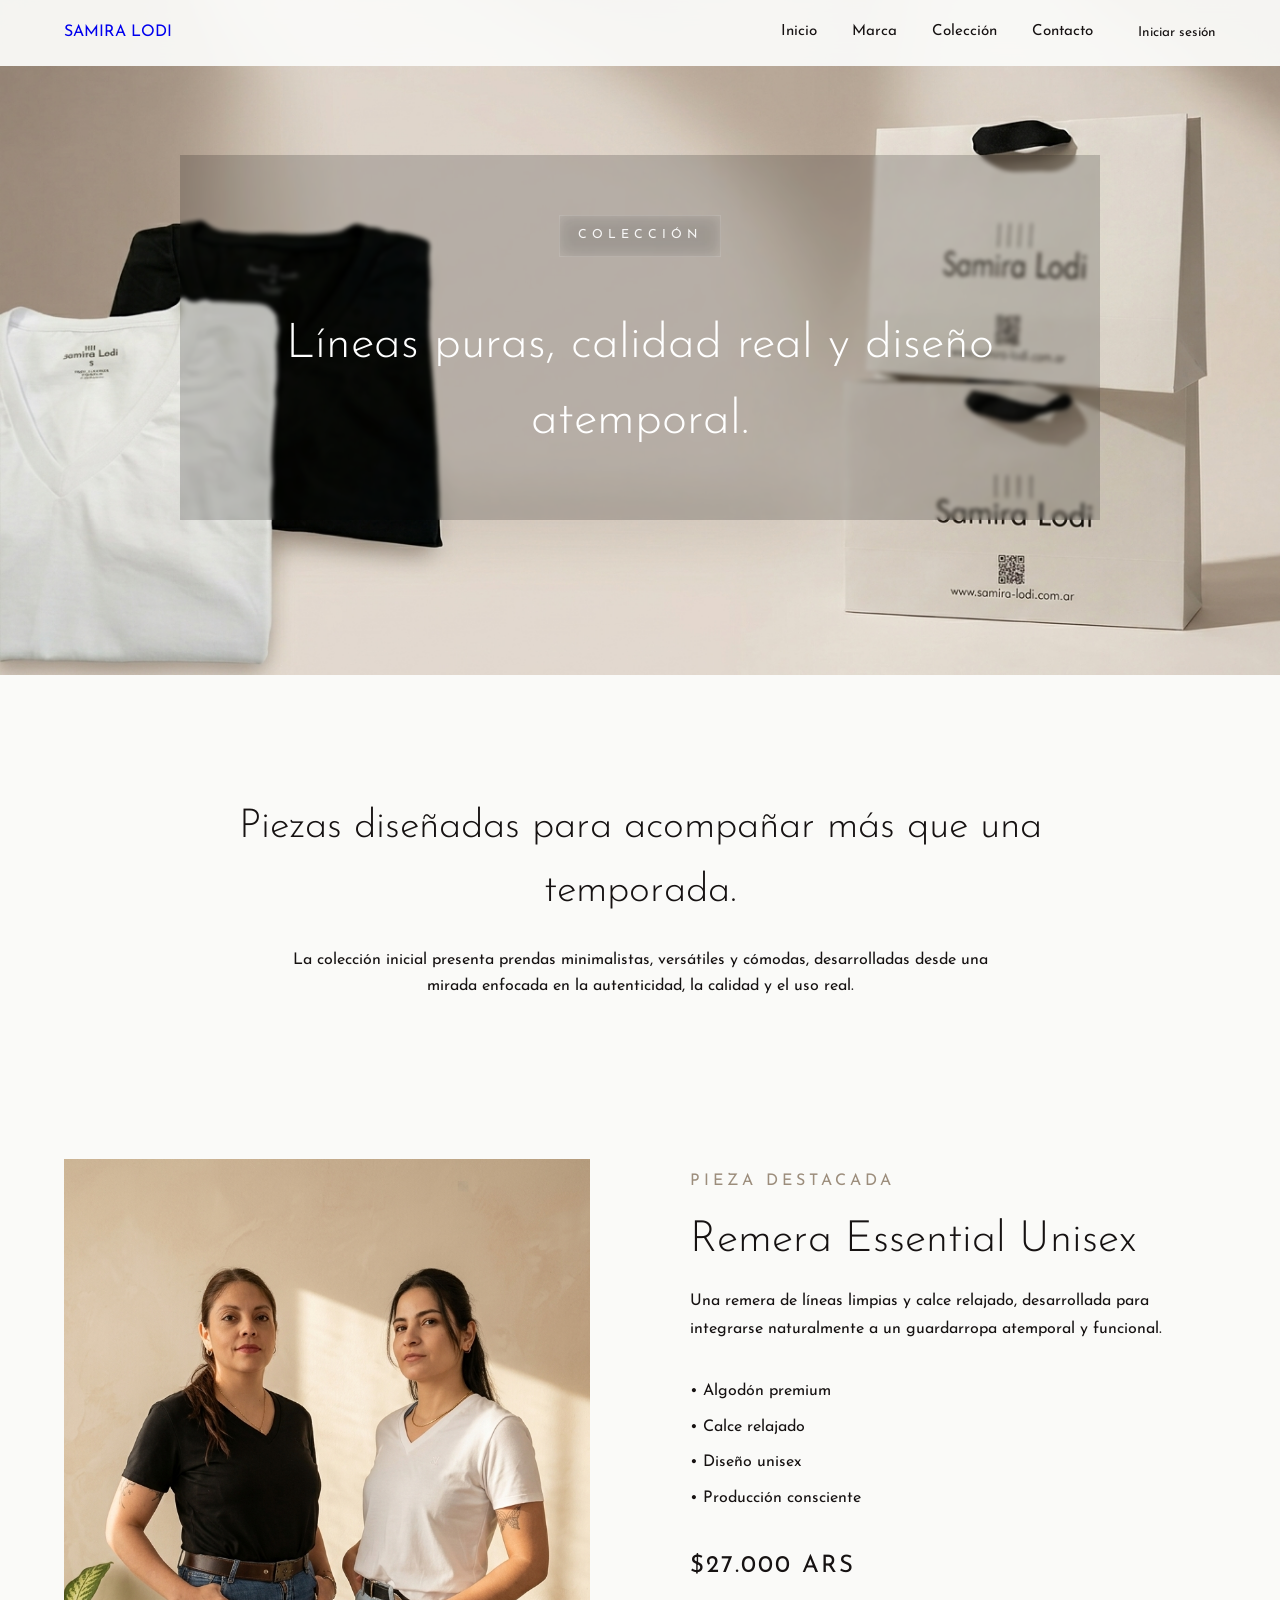
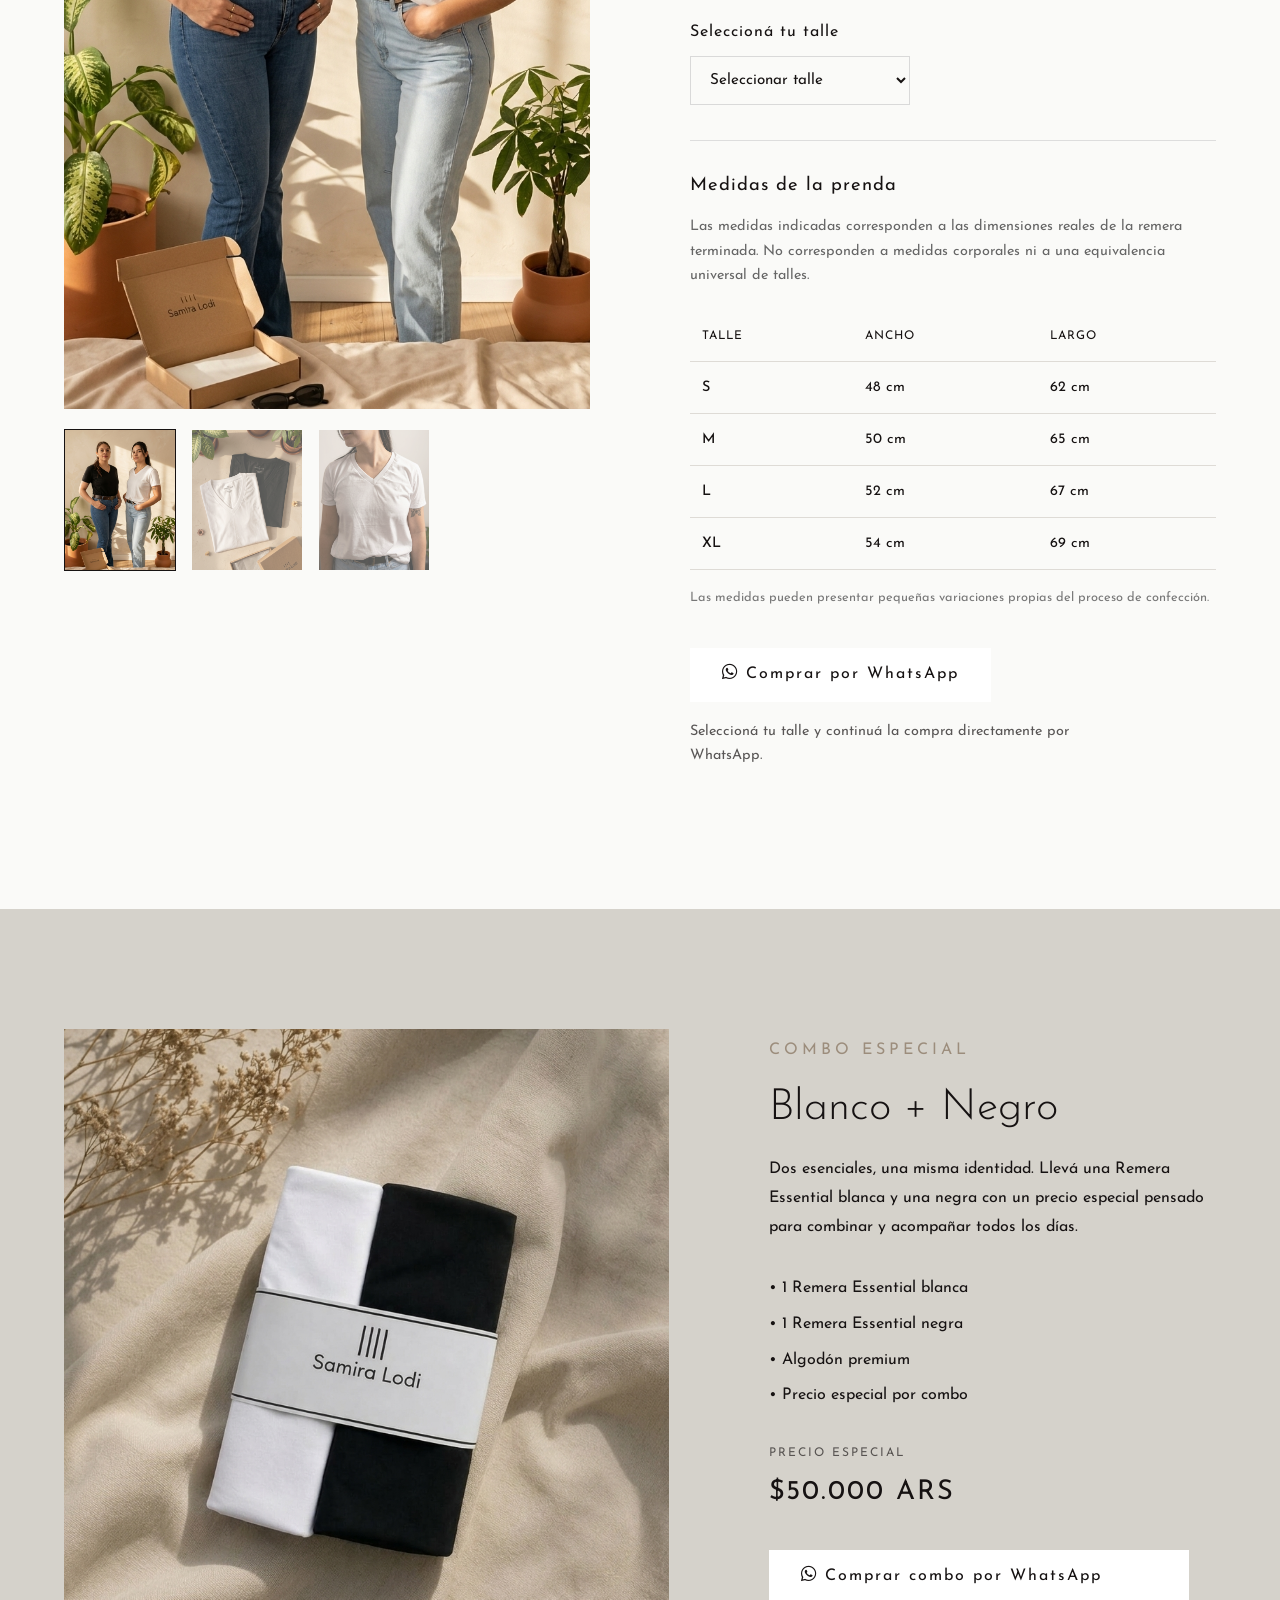
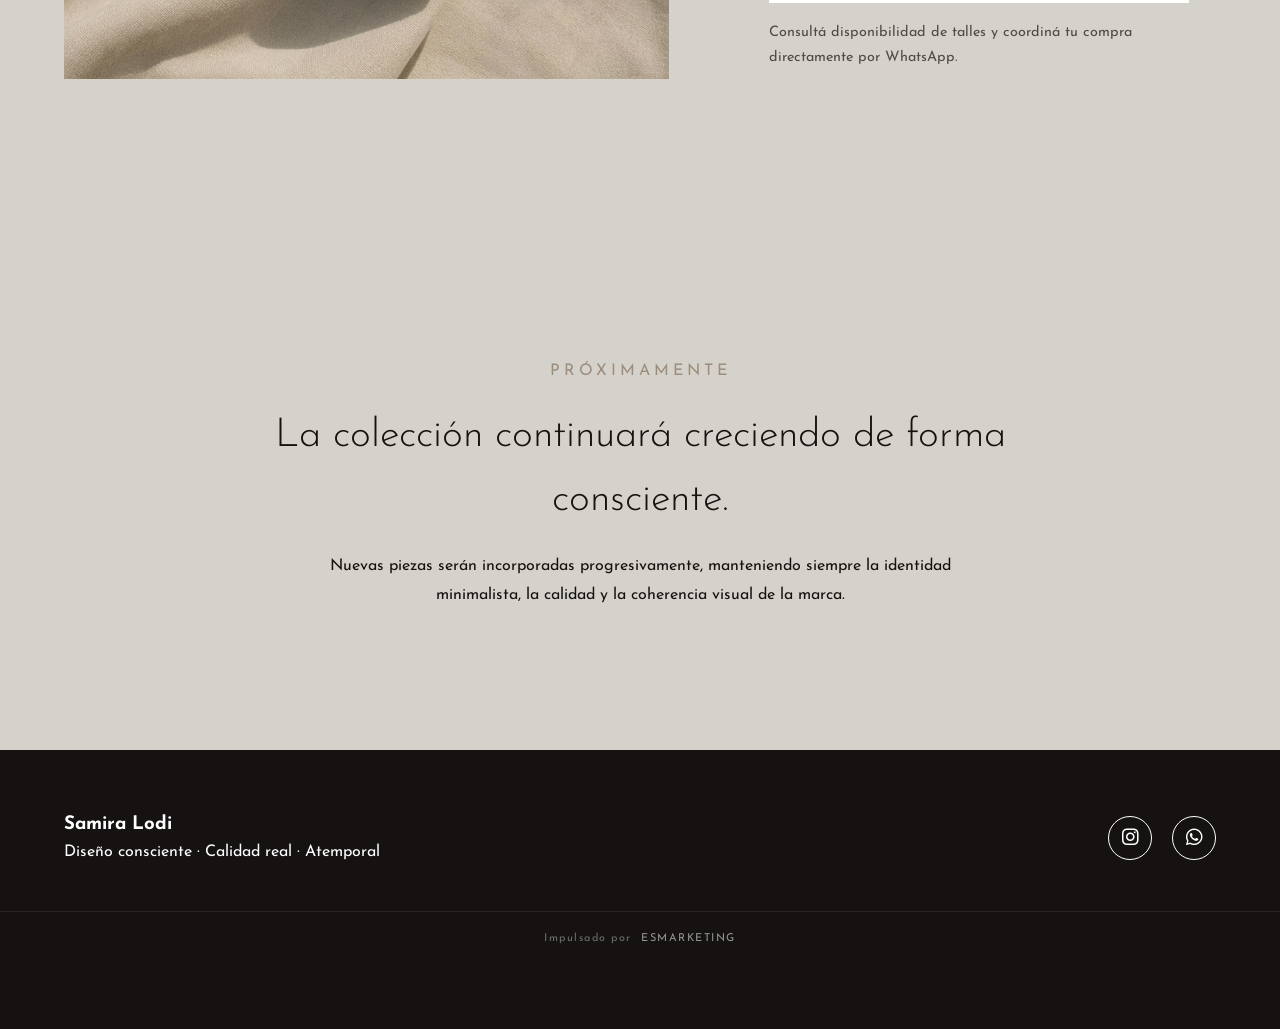
<file: coleccion.html>
<!DOCTYPE html>
<html lang="es">

<head>

  <meta charset="UTF-8">
  <meta name="viewport" content="width=device-width, initial-scale=1.0">

  <title>Colección | Samira Lodi</title>

  <link rel="preconnect" href="https://fonts.googleapis.com">
  <link rel="preconnect" href="https://fonts.gstatic.com" crossorigin>

  <link
    href="https://fonts.googleapis.com/css2?family=Josefin+Sans:wght@300;400;500;600&display=swap"
    rel="stylesheet"
  >

  <link
    rel="stylesheet"
    href="https://cdnjs.cloudflare.com/ajax/libs/font-awesome/6.5.0/css/all.min.css"
  >

  <link rel="stylesheet" href="css/coleccion.css?v=1.0.8">
  <link rel="stylesheet" href="css/style.css?v=1.0.8">

  <!-- Evita que el navegador conserve versiones antiguas -->

  <meta http-equiv="Cache-Control" content="no-cache, no-store, must-revalidate">
  <meta http-equiv="Pragma" content="no-cache">
  <meta http-equiv="Expires" content="0">

</head>


<body>


<div id="header"></div>


<!-- =====================================================
     HERO
===================================================== -->

<section class="collection-hero">

  <div class="collection-overlay">

    <span class="subtitlecole">
      COLECCIÓN
    </span>

    <h1>
      Líneas puras, calidad real y diseño atemporal.
    </h1>

  </div>

</section>


<!-- =====================================================
     INTRODUCCIÓN
===================================================== -->

<section class="collection-intro">

  <div class="container">

    <div class="collection-text">

      <h2>
        Piezas diseñadas para acompañar más que una temporada.
      </h2>

      <p>
        La colección inicial presenta prendas minimalistas,
        versátiles y cómodas, desarrolladas desde una mirada
        enfocada en la autenticidad, la calidad y el uso real.
      </p>

    </div>

  </div>

</section>


<!-- =====================================================
     PRODUCTO INDIVIDUAL
===================================================== -->

<section class="product-section">

  <div class="container">

    <div class="product-grid">


      <!-- GALERÍA -->

      <div class="product-gallery">

        <div class="main-product-image">

          <img
            id="main-image"
            src="./assets/remera-main.webp"
            alt="Remera Essential Unisex Samira Lodi"
          >

        </div>


        <div class="thumbnail-gallery">

          <button
            type="button"
            class="thumbnail active-thumb"
            onclick="changeImage(this)"
          >

            <img
              src="./assets/remera-main.webp"
              alt="Vista principal de la remera"
            >

          </button>


          <button
            type="button"
            class="thumbnail"
            onclick="changeImage(this)"
          >

            <img
              src="./assets/remera-fold.webp"
              alt="Remera doblada"
            >

          </button>


          <button
            type="button"
            class="thumbnail"
            onclick="changeImage(this)"
          >

            <img
              src="./assets/remera-detail.webp"
              alt="Detalle del algodón"
            >

          </button>

        </div>

      </div>


      <!-- INFORMACIÓN DEL PRODUCTO -->

      <div class="product-info">

        <span class="subtitle">
          PIEZA DESTACADA
        </span>

        <h2>
          Remera Essential Unisex
        </h2>

        <p class="product-description">
          Una remera de líneas limpias y calce relajado,
          desarrollada para integrarse naturalmente a un
          guardarropa atemporal y funcional.
        </p>


        <div class="product-details">

          <p>• Algodón premium</p>

          <p>• Calce relajado</p>

          <p>• Diseño unisex</p>

          <p>• Producción consciente</p>

        </div>


        <!-- PRECIO -->

        <div class="product-price">
          $27.000 ARS
        </div>


        <!-- TALLES -->

        <div class="size-selector">

          <label for="size">
            Seleccioná tu talle
          </label>

          <select id="size">

            <option value="">
              Seleccionar talle
            </option>

            <option value="S">
              S
            </option>

            <option value="M">
              M
            </option>

            <option value="L">
              L
            </option>

            <option value="XL">
              XL
            </option>

          </select>

        </div>


        <!-- TABLA DE MEDIDAS -->

        <div class="size-guide">

          <h3>
            Medidas de la prenda
          </h3>

          <p class="size-guide-intro">
            Las medidas indicadas corresponden a las dimensiones
            reales de la remera terminada. No corresponden a
            medidas corporales ni a una equivalencia universal
            de talles.
          </p>


          <div class="size-table-wrapper">

            <table class="size-table">

              <thead>

                <tr>

                  <th>
                    Talle
                  </th>

                  <th>
                    Ancho
                  </th>

                  <th>
                    Largo
                  </th>

                </tr>

              </thead>


              <tbody>

                <tr>

                  <td>S</td>

                  <td>48 cm</td>

                  <td>62 cm</td>

                </tr>


                <tr>

                  <td>M</td>

                  <td>50 cm</td>

                  <td>65 cm</td>

                </tr>


                <tr>

                  <td>L</td>

                  <td>52 cm</td>

                  <td>67 cm</td>

                </tr>


                <tr>

                  <td>XL</td>

                  <td>54 cm</td>

                  <td>69 cm</td>

                </tr>

              </tbody>

            </table>

          </div>


          <p class="measurement-note">
            Las medidas pueden presentar pequeñas variaciones
            propias del proceso de confección.
          </p>

        </div>


        <!-- BOTÓN WHATSAPP -->

        <a
          href="#"
          id="whatsapp-buy"
          class="btn product-btn"
        >

          <i class="fa-brands fa-whatsapp"></i>

          Comprar por WhatsApp

        </a>


        <p class="purchase-note">

          Seleccioná tu talle y continuá la compra directamente
          por WhatsApp.

        </p>

      </div>

    </div>

  </div>

</section>


<!-- =====================================================
     COMBO ESPECIAL
===================================================== -->

<section class="combo-section">

  <div class="container">

    <div class="combo-grid">


      <!-- IMAGEN DEL COMBO -->

      <div class="combo-image">

        <img
          src="./assets/combo-blanco-negro.webp"
          alt="Combo especial Remera Essential blanca y negra"
        >

      </div>


      <!-- INFORMACIÓN DEL COMBO -->

      <div class="combo-info">

        <span class="subtitle">
          COMBO ESPECIAL
        </span>

        <h2>
          Blanco + Negro
        </h2>

        <p class="combo-description">
          Dos esenciales, una misma identidad.
          Llevá una Remera Essential blanca y una negra
          con un precio especial pensado para combinar
          y acompañar todos los días.
        </p>


        <div class="combo-details">

          <p>
            • 1 Remera Essential blanca
          </p>

          <p>
            • 1 Remera Essential negra
          </p>

          <p>
            • Algodón premium
          </p>

          <p>
            • Precio especial por combo
          </p>

        </div>


        <!-- PRECIO COMBO -->

        <div class="combo-price-label">
          PRECIO ESPECIAL
        </div>

        <div class="combo-price">
          $50.000 ARS
        </div>


        <!-- BOTÓN COMBO -->

        <a
          href="#"
          id="whatsapp-combo"
          class="btn product-btn combo-btn"
        >

          <i class="fa-brands fa-whatsapp"></i>

          Comprar combo por WhatsApp

        </a>


        <p class="purchase-note">
          Consultá disponibilidad de talles y coordiná tu compra
          directamente por WhatsApp.
        </p>

      </div>

    </div>

  </div>

</section>


<!-- =====================================================
     PRÓXIMAMENTE
===================================================== -->

<section class="future-section">

  <div class="container">

    <div class="future-box">

      <span class="subtitle">
        PRÓXIMAMENTE
      </span>

      <h2>
        La colección continuará creciendo de forma consciente.
      </h2>

      <p>
        Nuevas piezas serán incorporadas progresivamente,
        manteniendo siempre la identidad minimalista,
        la calidad y la coherencia visual de la marca.
      </p>

    </div>

  </div>

</section>


<div id="footer"></div>


<!-- =====================================================
     GALERÍA + WHATSAPP
===================================================== -->

<script>

  /* =====================================================
     GALERÍA
  ===================================================== */

  function changeImage(button) {

    const image = button.querySelector('img');

    document.getElementById('main-image').src = image.src;

    document
      .querySelectorAll('.thumbnail')
      .forEach(item => {

        item.classList.remove('active-thumb');

      });

    button.classList.add('active-thumb');

  }


  /* =====================================================
     WHATSAPP
  ===================================================== */

  const whatsappNumber = '5493704694822';


  /* =====================================================
     COMPRA REMERA INDIVIDUAL
  ===================================================== */

  const sizeSelector =
    document.getElementById('size');

  const whatsappButton =
    document.getElementById('whatsapp-buy');


  whatsappButton.addEventListener('click', function(event) {

    event.preventDefault();


    const selectedSize =
      sizeSelector.value;


    if (!selectedSize) {

      alert(
        'Por favor, seleccioná un talle antes de continuar.'
      );

      sizeSelector.focus();

      return;

    }


    const product =
      'Remera Essential Unisex';


    const message =
`Hola, quiero comprar este producto:

Producto: ${product}
Talle: ${selectedSize}

Quisiera recibir información para completar la compra.`;


    const whatsappURL =
      `https://wa.me/${whatsappNumber}?text=${encodeURIComponent(message)}`;


    window.open(
      whatsappURL,
      '_blank'
    );

  });


  /* =====================================================
     COMPRA COMBO
  ===================================================== */

  const comboButton =
    document.getElementById('whatsapp-combo');


  comboButton.addEventListener('click', function(event) {

    event.preventDefault();


    const message =
`Hola, quiero consultar por el Combo Especial:

Combo: Remera Essential blanca + Remera Essential negra
Precio especial: $50.000 ARS

Quisiera consultar disponibilidad de talles y completar la compra.`;


    const whatsappURL =
      `https://wa.me/${whatsappNumber}?text=${encodeURIComponent(message)}`;


    window.open(
      whatsappURL,
      '_blank'
    );

  });

</script>


<script src="js/header.js?v=1.0.8"></script>
<script src="js/footer.js?v=1.0.8"></script>
<script src="js/main.js?v=1.0.8"></script>


</body>

</html>
</file>
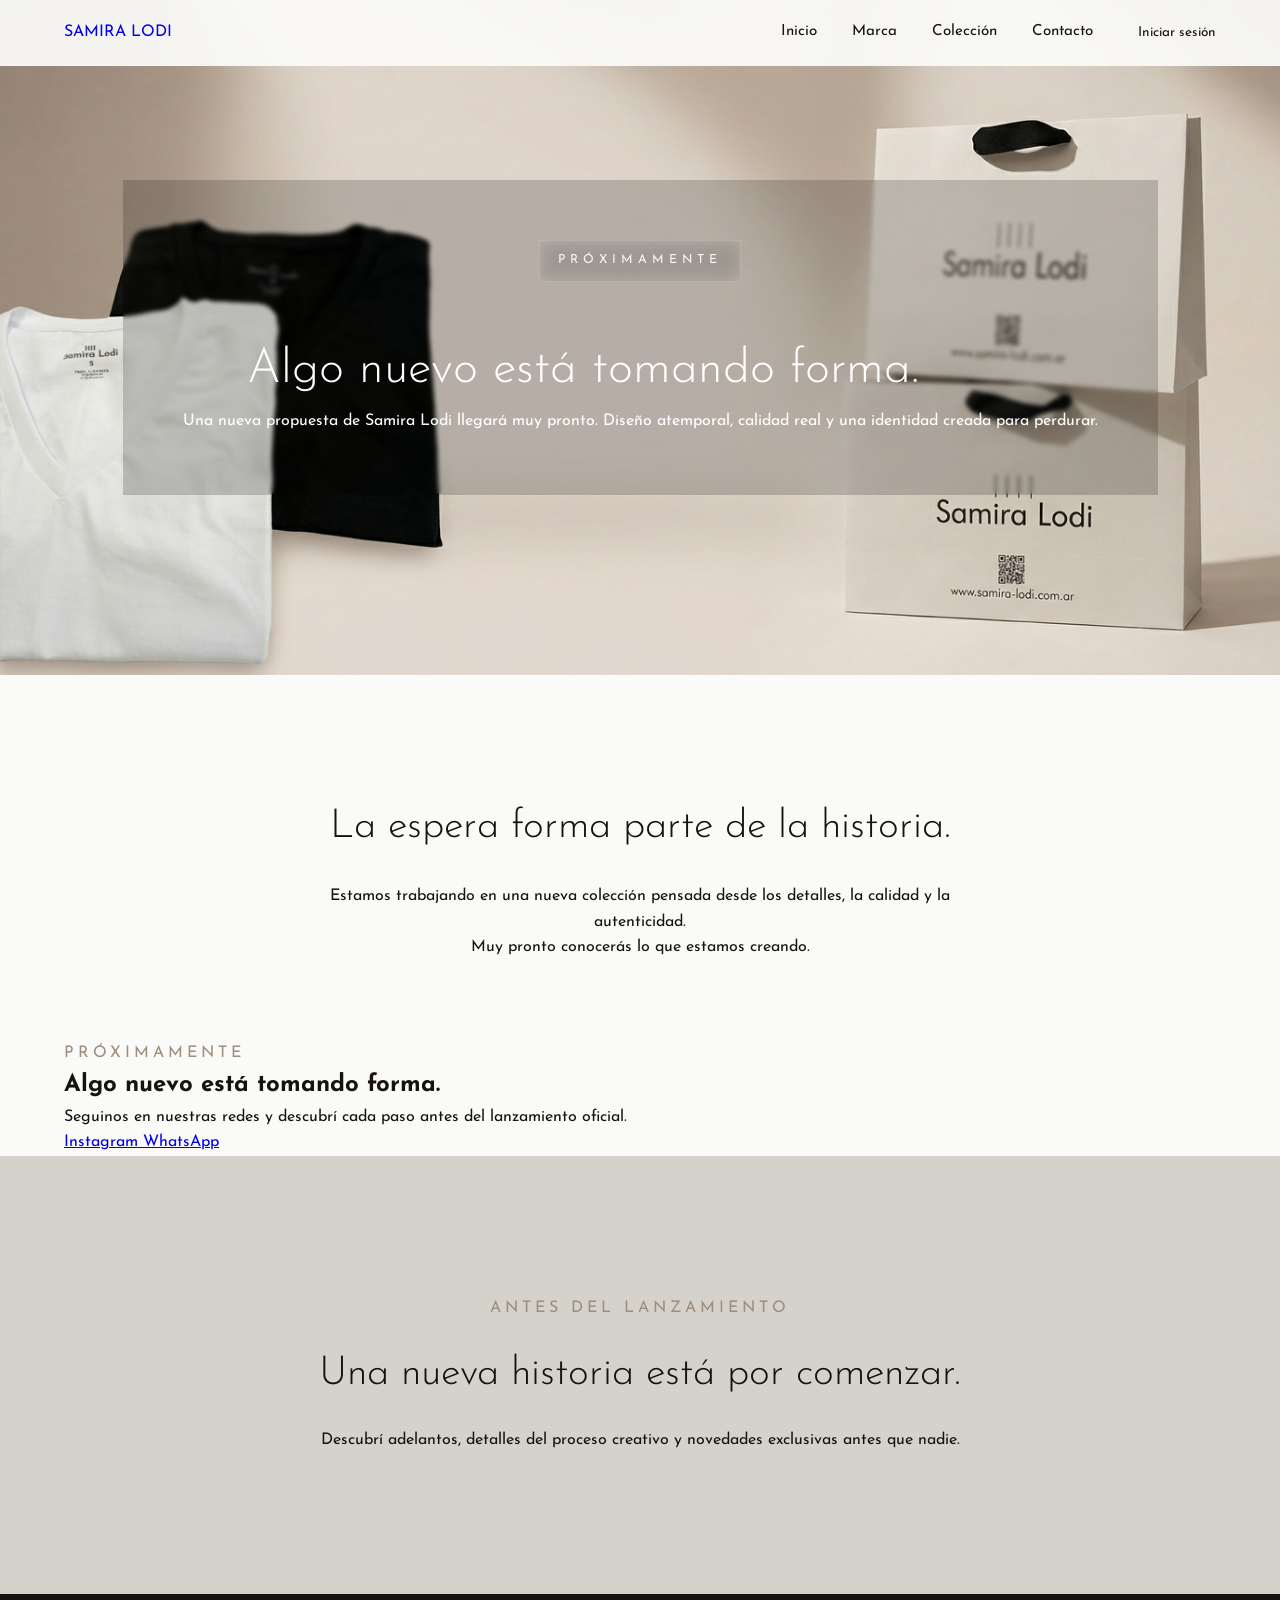
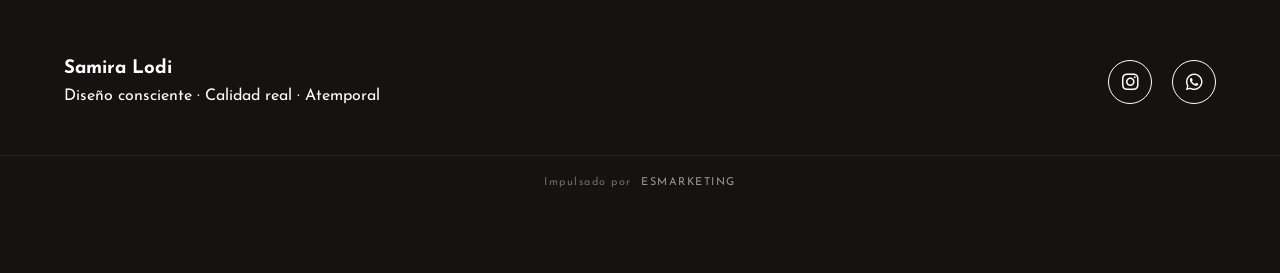
<file: coleccion444.html>
<!DOCTYPE html>
<html lang="es">

<head>
  <meta charset="UTF-8">
  <meta name="viewport" content="width=device-width, initial-scale=1.0">

  <title>Colección | Samira Lodi</title>

  <link rel="preconnect" href="https://fonts.googleapis.com">
  <link rel="preconnect" href="https://fonts.gstatic.com" crossorigin>

  <link href="https://fonts.googleapis.com/css2?family=Josefin+Sans:wght@300;400;500;600&display=swap" rel="stylesheet">
<link rel="stylesheet" href="https://cdnjs.cloudflare.com/ajax/libs/font-awesome/6.5.0/css/all.min.css">
  <link rel="stylesheet" href="css/coleccion.css?v=1.0.8">
<link rel="stylesheet" href="css/style.css?v=1.0.8">
  <meta http-equiv="Cache-Control" content="no-cache, no-store, must-revalidate">
<meta http-equiv="Pragma" content="no-cache">
<meta http-equiv="Expires" content="0">
  
</head>

<script>

function changeImage(element){

  document.getElementById('main-image').src = element.src;

  document.querySelectorAll('.thumbnail-gallery img')
    .forEach(img => img.classList.remove('active-thumb'));

  element.classList.add('active-thumb');
}

</script>

<body>


  <body>

<div id="header"></div>

<!-- HERO -->

<section class="collection-hero">

  <div class="collection-overlay">

    <span class="subtitlecole">PRÓXIMAMENTE</span>

    <h1>
      Algo nuevo está tomando forma.
    </h1>

    <p class="hero-text">
      Una nueva propuesta de Samira Lodi llegará muy pronto.
      Diseño atemporal, calidad real y una identidad creada para perdurar.
    </p>

  </div>

</section>

<!-- INTRO -->

<section class="collection-intro">

  <div class="container">

    <div class="collection-text">

      <h2>
        La espera forma parte de la historia.
      </h2>

      <p>
        Estamos trabajando en una nueva colección pensada desde los detalles,
        la calidad y la autenticidad.
      </p>

      <p>
        Muy pronto conocerás lo que estamos creando.
      </p>

    </div>

  </div>

</section>

<!-- COMING SOON -->

<section class="coming-soon-section">

  <div class="container">

    <div class="coming-soon-box">

      <span class="subtitle">
        PRÓXIMAMENTE
      </span>

      <h2>
        Algo nuevo está tomando forma.
      </h2>

      <p>
        Seguinos en nuestras redes y descubrí cada paso
        antes del lanzamiento oficial.
      </p>

     <div class="social-links-launch">

  <a href="https://instagram.com/samira_lodi" target="_blank">
    Instagram
  </a>

  <a href="https://wa.me/5493704694822" target="_blank">
    WhatsApp
  </a>

</div>

    </div>

  </div>

</section>

<!-- FINAL -->

<section class="future-section">

  <div class="container">

    <div class="future-box">

      <span class="subtitle">
        ANTES DEL LANZAMIENTO
      </span>

      <h2>
        Una nueva historia está por comenzar.
      </h2>

      <p>
        Descubrí adelantos, detalles del proceso creativo y novedades
        exclusivas antes que nadie.
      </p>

    </div>

  </div>

</section>

<div id="footer"></div>

<script src="js/header.js"></script>
<script src="js/footer.js"></script>
<script src="js/main.js"></script>

</body>

</section>

<div id="footer"></div>

<script src="js/header.js?v=1.0.8"></script>
<script src="js/footer.js?v=1.0.8"></script>
<script src="js/main.js?v=1.0.8"></script>

</body>
</html>
</file>
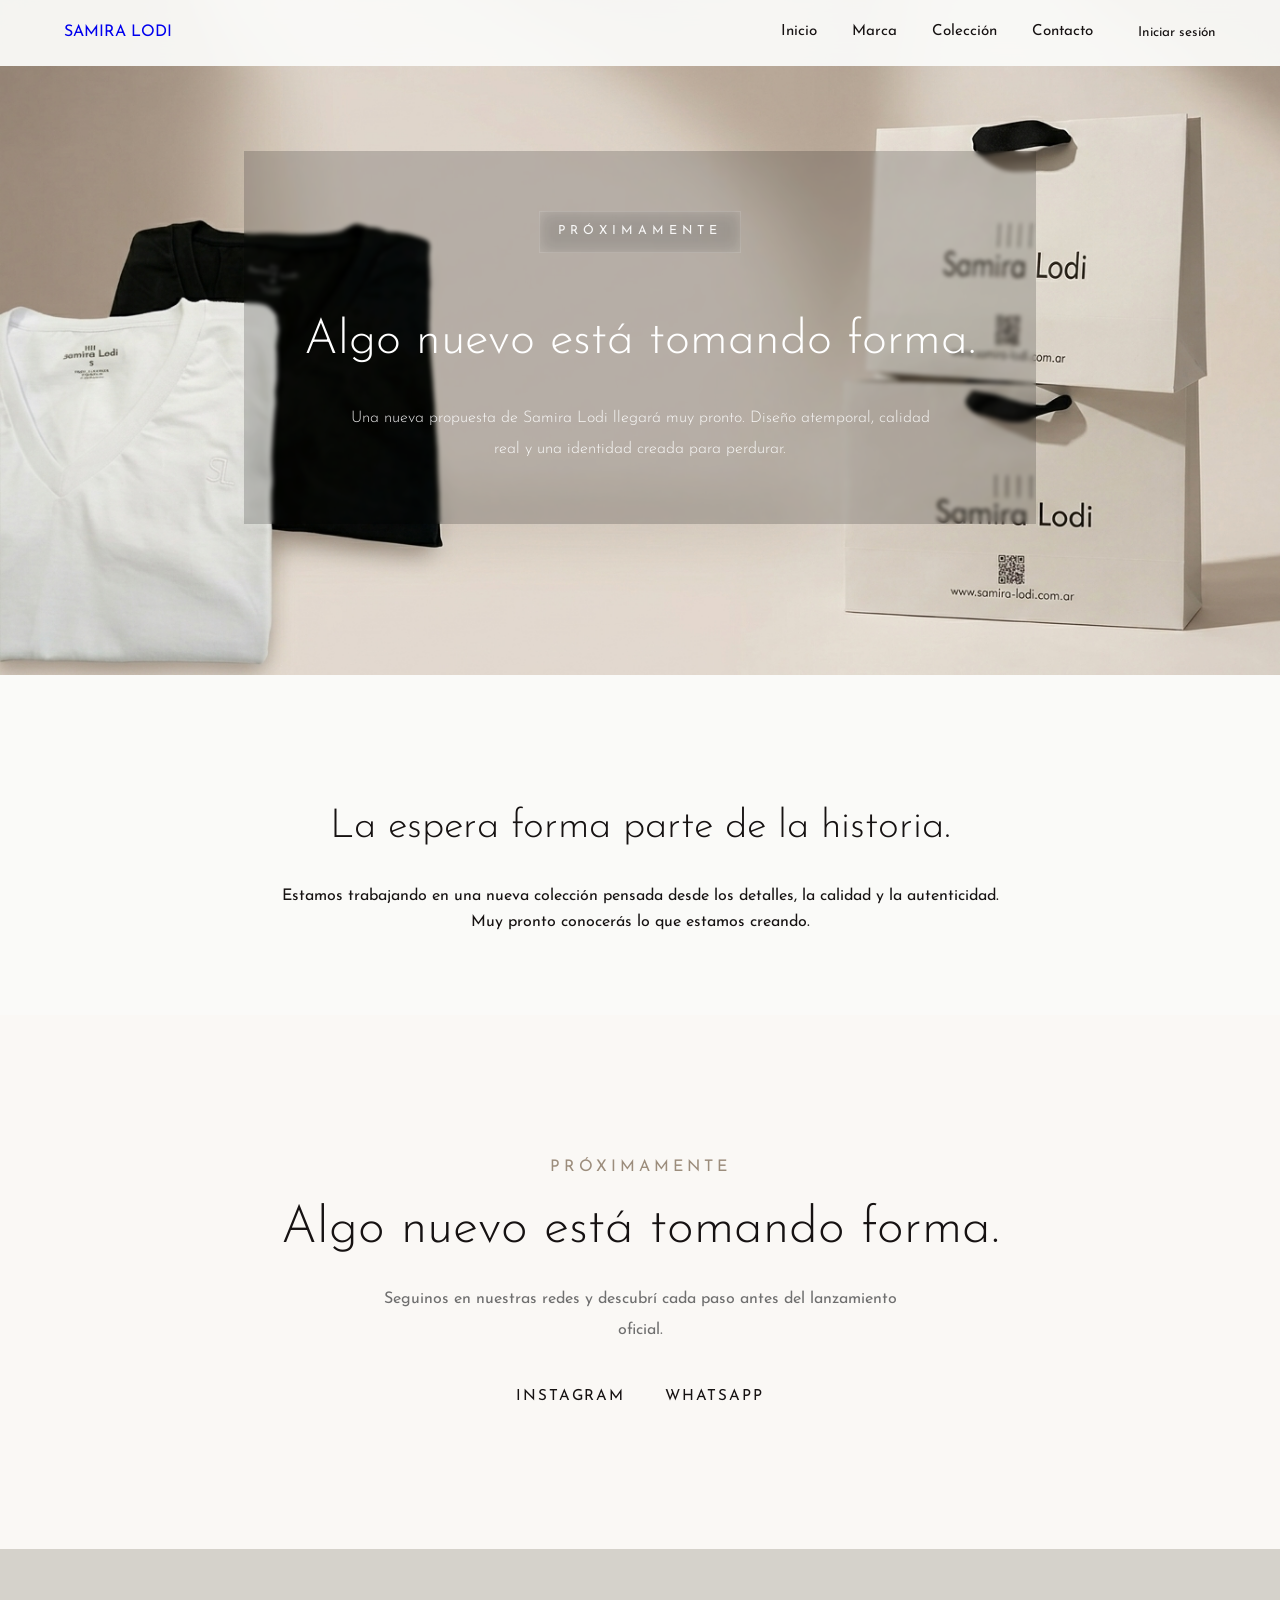
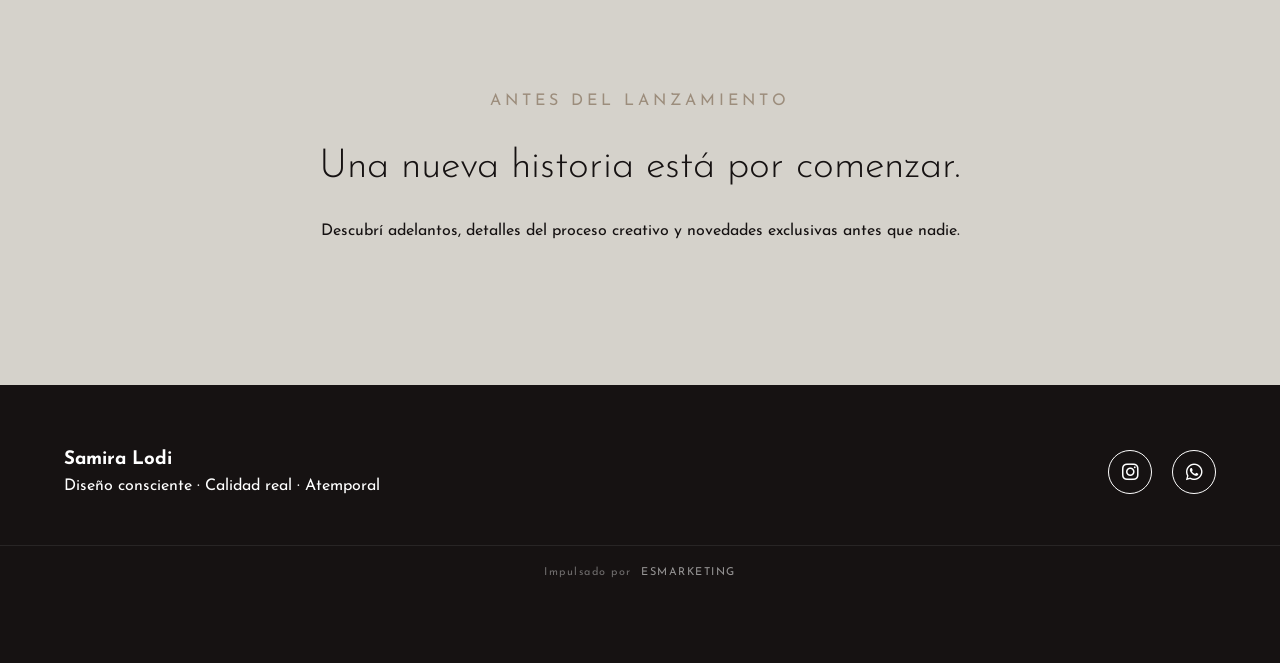
<file: coleccioncopy.html>
<!DOCTYPE html>
<html lang="es">

<head>
  <meta charset="UTF-8">
  <meta name="viewport" content="width=device-width, initial-scale=1.0">

  <title>Colección | Samira Lodi</title>

  <link rel="preconnect" href="https://fonts.googleapis.com">
  <link rel="preconnect" href="https://fonts.gstatic.com" crossorigin>

  <link href="https://fonts.googleapis.com/css2?family=Josefin+Sans:wght@300;400;500;600&display=swap" rel="stylesheet">
<link rel="stylesheet" href="https://cdnjs.cloudflare.com/ajax/libs/font-awesome/6.5.0/css/all.min.css">
  <link rel="stylesheet" href="css/coleccioncopy.css?v=1.0.3">
<link rel="stylesheet" href="css/style.css?v=1.0.2">
  <meta http-equiv="Cache-Control" content="no-cache, no-store, must-revalidate">
<meta http-equiv="Pragma" content="no-cache">
<meta http-equiv="Expires" content="0">
  
</head>

<script>

function changeImage(element){

  document.getElementById('main-image').src = element.src;

  document.querySelectorAll('.thumbnail-gallery img')
    .forEach(img => img.classList.remove('active-thumb'));

  element.classList.add('active-thumb');
}

</script>

<body>


  <body>

<div id="header"></div>

<!-- HERO -->

<section class="collection-hero">

  <div class="collection-overlay">

    <span class="subtitlecole">PRÓXIMAMENTE</span>

    <h1>
      Algo nuevo está tomando forma.
    </h1>

    <p class="hero-text">
      Una nueva propuesta de Samira Lodi llegará muy pronto.
      Diseño atemporal, calidad real y una identidad creada para perdurar.
    </p>

  </div>

</section>

<!-- INTRO -->

<section class="collection-intro">

  <div class="container">

    <div class="collection-text">

      <h2>
        La espera forma parte de la historia.
      </h2>

      <p>
        Estamos trabajando en una nueva colección pensada desde los detalles,
        la calidad y la autenticidad.
      </p>

      <p>
        Muy pronto conocerás lo que estamos creando.
      </p>

    </div>

  </div>

</section>

<!-- COMING SOON -->

<section class="coming-soon-section">

  <div class="container">

    <div class="coming-soon-box">

      <span class="subtitle">
        PRÓXIMAMENTE
      </span>

      <h2>
        Algo nuevo está tomando forma.
      </h2>

      <p>
        Seguinos en nuestras redes y descubrí cada paso
        antes del lanzamiento oficial.
      </p>

     <div class="social-links-launch">

  <a href="https://instagram.com/samira_lodi" target="_blank">
    Instagram
  </a>

  <a href="https://wa.me/5493704694822" target="_blank">
    WhatsApp
  </a>

</div>

    </div>

  </div>

</section>

<!-- FINAL -->

<section class="future-section">

  <div class="container">

    <div class="future-box">

      <span class="subtitle">
        ANTES DEL LANZAMIENTO
      </span>

      <h2>
        Una nueva historia está por comenzar.
      </h2>

      <p>
        Descubrí adelantos, detalles del proceso creativo y novedades
        exclusivas antes que nadie.
      </p>

    </div>

  </div>

</section>

<div id="footer"></div>

<script src="js/header.js"></script>
<script src="js/footer.js"></script>
<script src="js/main.js"></script>

</body>

</section>

<div id="footer"></div>

<script src="js/header.js?v=1.0.1"></script>
<script src="js/footer.js?v=1.0.1"></script>
<script src="js/main.js?v=1.0.1"></script>

</body>
</html>
</file>
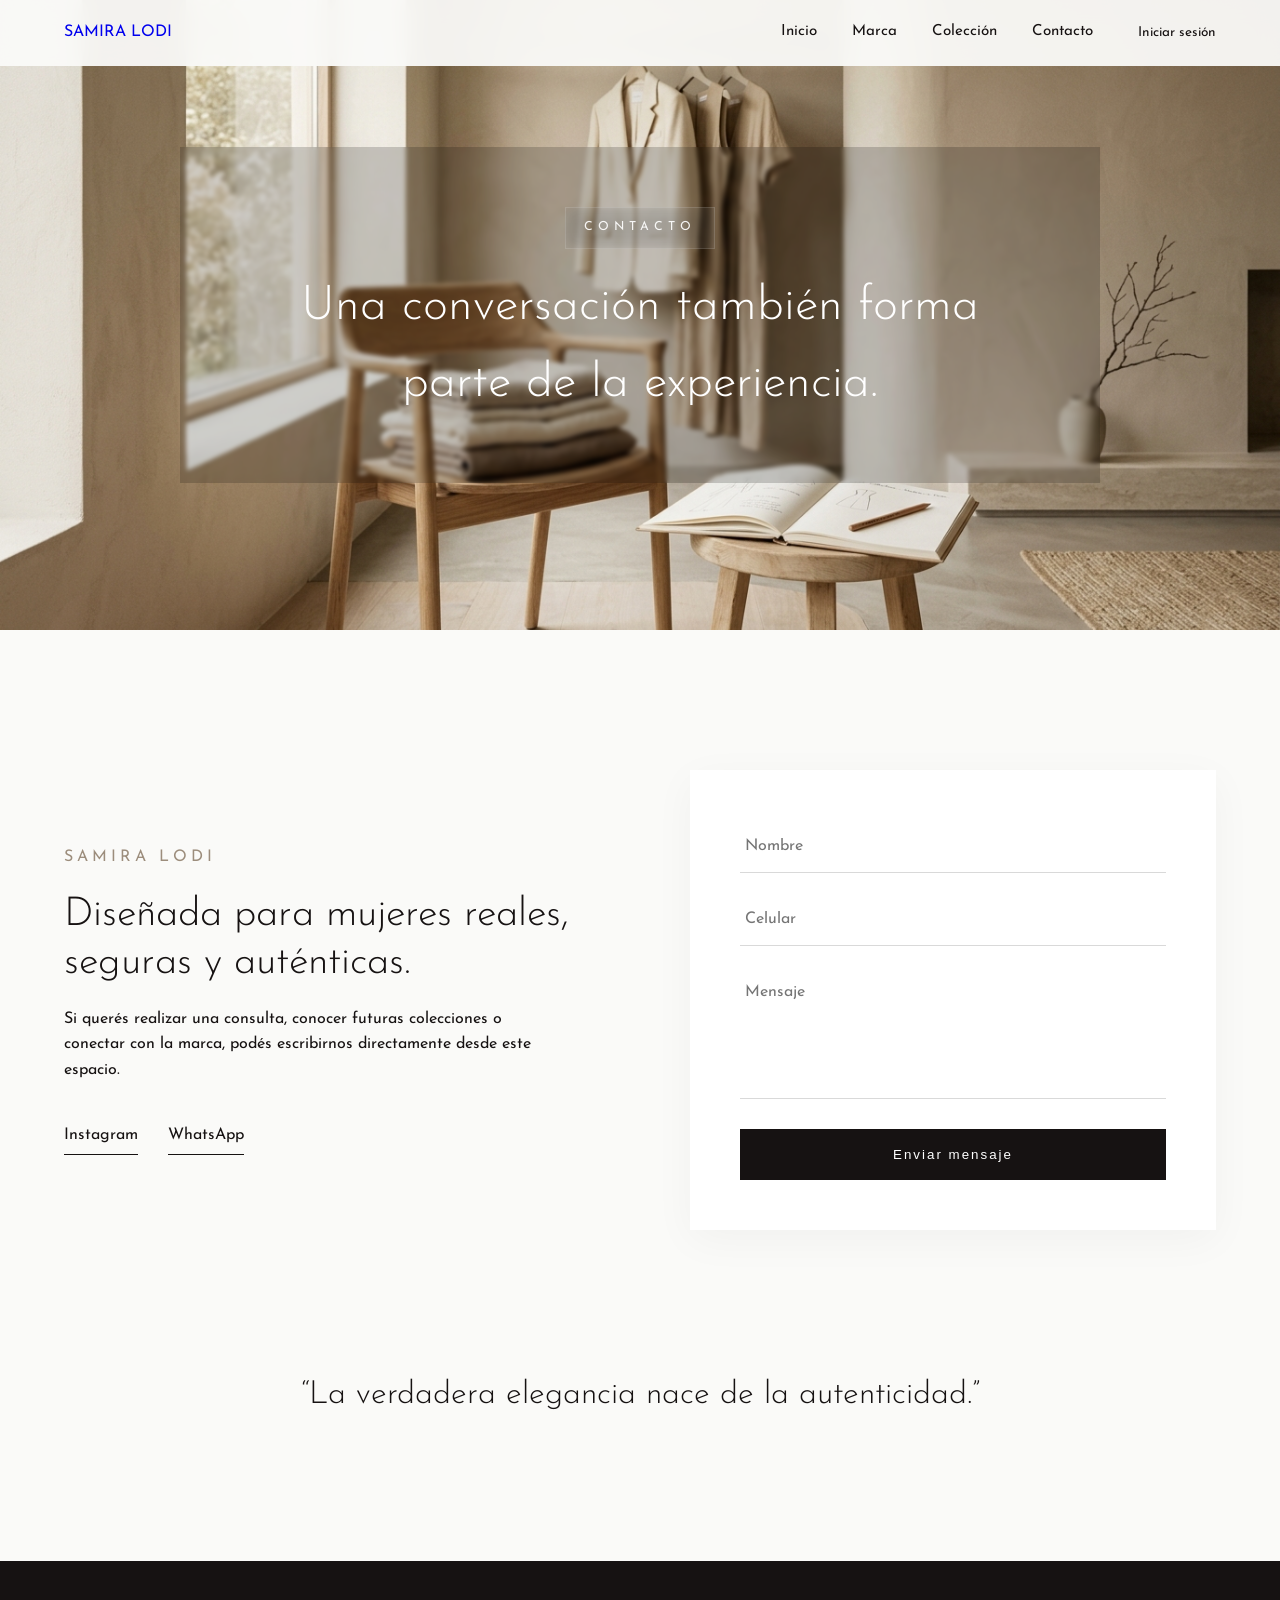
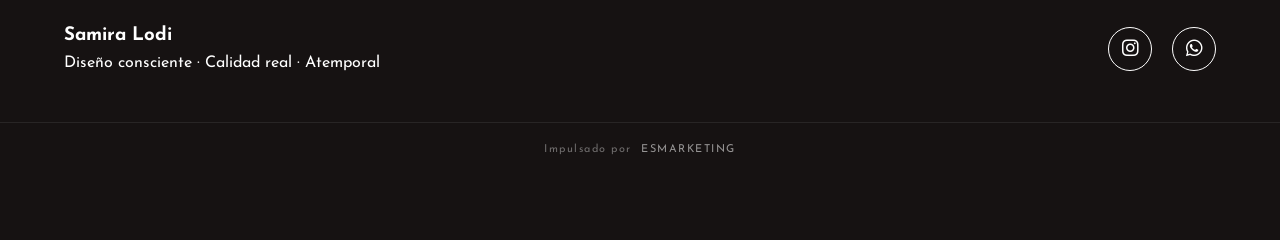
<file: contacto.html>
<!DOCTYPE html>
<html lang="es">

<head>
  <meta charset="UTF-8">
  <meta name="viewport" content="width=device-width, initial-scale=1.0">

  <title>Contacto | Samira Lodi</title>

  <link rel="preconnect" href="https://fonts.googleapis.com">
  <link rel="preconnect" href="https://fonts.gstatic.com" crossorigin>

  <link href="https://fonts.googleapis.com/css2?family=Josefin+Sans:wght@300;400;500;600&display=swap" rel="stylesheet">

  <link rel="stylesheet"
        href="https://cdnjs.cloudflare.com/ajax/libs/font-awesome/6.5.0/css/all.min.css">

  <link rel="stylesheet" href="css/contacto.css?v=1.0.8">
  <link rel="stylesheet" href="css/style.css?v=1.0.8">

  <meta http-equiv="Cache-Control" content="no-cache, no-store, must-revalidate">
  <meta http-equiv="Pragma" content="no-cache">
  <meta http-equiv="Expires" content="0">

</head>

<body>

<div id="header"></div>


<!-- HERO -->

<section class="contact-hero">

  <div class="contact-overlay">

    <span class="subtitle-contact">CONTACTO</span>

    <h1>
      Una conversación también forma parte de la experiencia.
    </h1>

  </div>

</section>


<!-- CONTACTO -->

<section class="contact-section">

  <div class="container">

    <div class="contact-grid">


      <!-- INFORMACIÓN -->

      <div class="contact-info">

        <span class="subtitle">SAMIRA LODI</span>

        <h2>
          Diseñada para mujeres reales, seguras y auténticas.
        </h2>

        <p>
          Si querés realizar una consulta,
          conocer futuras colecciones o conectar
          con la marca, podés escribirnos
          directamente desde este espacio.
        </p>


        <div class="contact-links">

          <a href="https://instagram.com/samira_lodi/"
             target="_blank"
             rel="noopener noreferrer">
            Instagram
          </a>

          <a href="https://wa.me/5493704694822"
             target="_blank"
             rel="noopener noreferrer">
            WhatsApp
          </a>

        </div>

      </div>


      <!-- FORMULARIO -->

      <div class="contact-form-box">

        <form id="contact-form">

          <input
            type="text"
            id="nombre"
            placeholder="Nombre"
            autocomplete="name"
            required
          >

          <input
            type="tel"
            id="celular"
            placeholder="Celular"
            autocomplete="tel"
            inputmode="tel"
            required
          >

          <textarea
            id="mensaje"
            placeholder="Mensaje"
            rows="6"
            required
          ></textarea>

          <button type="submit">
            Enviar mensaje
          </button>

        </form>

      </div>

    </div>

  </div>

</section>


<!-- FRASE -->

<section class="contact-quote">

  <div class="container">

    <p>
      “La verdadera elegancia nace de la autenticidad.”
    </p>

  </div>

</section>


<div id="footer"></div>


<script src="js/header.js?v=1.0.8"></script>
<script src="js/footer.js?v=1.0.8"></script>
<script src="js/main.js?v=1.0.8"></script>


<!-- WHATSAPP -->

<script>

document.getElementById("contact-form").addEventListener("submit", function(event) {

  event.preventDefault();

  const nombre = document.getElementById("nombre").value.trim();
  const celular = document.getElementById("celular").value.trim();
  const mensaje = document.getElementById("mensaje").value.trim();

  const numeroWhatsApp = "5493704694822";

  const texto =
`Hola, Samira Lodi.

Mi nombre es: ${nombre}
Mi celular es: ${celular}

Consulta:
${mensaje}`;

  const url = `https://wa.me/${numeroWhatsApp}?text=${encodeURIComponent(texto)}`;

  window.open(url, "_blank");

});

</script>


</body>
</html>
</file>
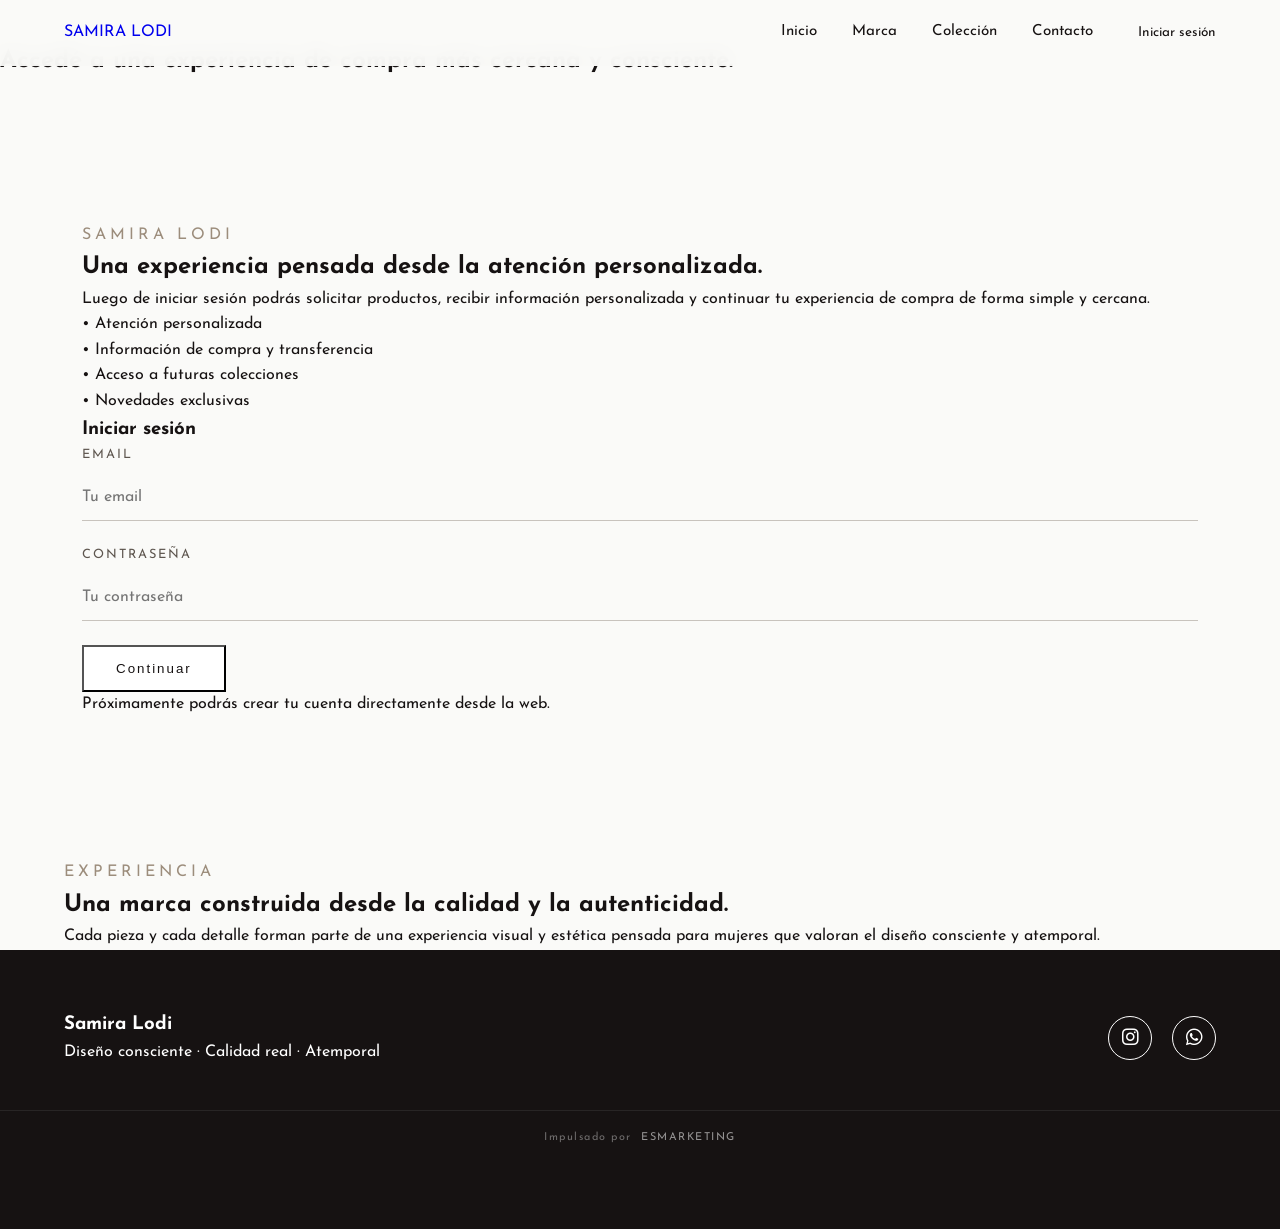
<file: login.html>
<!DOCTYPE html>
<html lang="es">

<head>
  <meta charset="UTF-8">
  <meta name="viewport" content="width=device-width, initial-scale=1.0">

  <title>Acceso | Samira Lodi</title>

  <link rel="preconnect" href="https://fonts.googleapis.com">
  <link rel="preconnect" href="https://fonts.gstatic.com" crossorigin>

  <link href="https://fonts.googleapis.com/css2?family=Josefin+Sans:wght@300;400;500;600&display=swap" rel="stylesheet">
<link rel="stylesheet" href="https://cdnjs.cloudflare.com/ajax/libs/font-awesome/6.5.0/css/all.min.css">
  <link rel="stylesheet" href="css/style.css?v=1.0.5">
  <link rel="stylesheet" href="css/login.css?v=1.0.5">
  <meta http-equiv="Cache-Control" content="no-cache, no-store, must-revalidate">
<meta http-equiv="Pragma" content="no-cache">
<meta http-equiv="Expires" content="0">

</head>

<body>

<div id="header"></div>

<section class="login-hero">

  <div class="login-overlay">

    <span class="subtitle-login">EXPERIENCIA PERSONALIZADA</span>

    <h1>
      Accedé a una experiencia de compra más cercana y consciente.
    </h1>

  </div>

</section>

<section class="login-section">

  <div class="container">

    <div class="login-grid">

      <div class="login-info">

        <span class="subtitle">SAMIRA LODI</span>

        <h2>
          Una experiencia pensada desde la atención personalizada.
        </h2>

        <p>
          Luego de iniciar sesión podrás solicitar productos,
          recibir información personalizada y continuar tu experiencia
          de compra de forma simple y cercana.
        </p>

        <div class="login-benefits">

          <p>• Atención personalizada</p>
          <p>• Información de compra y transferencia</p>
          <p>• Acceso a futuras colecciones</p>
          <p>• Novedades exclusivas</p>

        </div>

      </div>

      <div class="login-form-box">

        <form class="login-form">

          <h3>Iniciar sesión</h3>

          <div class="form-group">

            <label>Email</label>

            <input type="email" placeholder="Tu email" required>

          </div>

          <div class="form-group">

            <label>Contraseña</label>

            <input type="password" placeholder="Tu contraseña" required>

          </div>

          <button type="submit" class="btn login-btn">
            Continuar
          </button>

          <p class="login-note">
            Próximamente podrás crear tu cuenta directamente desde la web.
          </p>

        </form>

      </div>

    </div>

  </div>

</section>

<section class="login-extra">

  <div class="container">

    <div class="extra-box">

      <span class="subtitle">EXPERIENCIA</span>

      <h2>
        Una marca construida desde la calidad y la autenticidad.
      </h2>

      <p>
        Cada pieza y cada detalle forman parte de una experiencia
        visual y estética pensada para mujeres que valoran
        el diseño consciente y atemporal.
      </p>

    </div>

  </div>

</section>

<div id="footer"></div>

<script src="js/header.js?v=1.0.5"></script>
<script src="js/footer.js?v=1.0.5"></script>
<script src="js/main.js?v=1.0.5"></script>

</body>
</html>
</file>
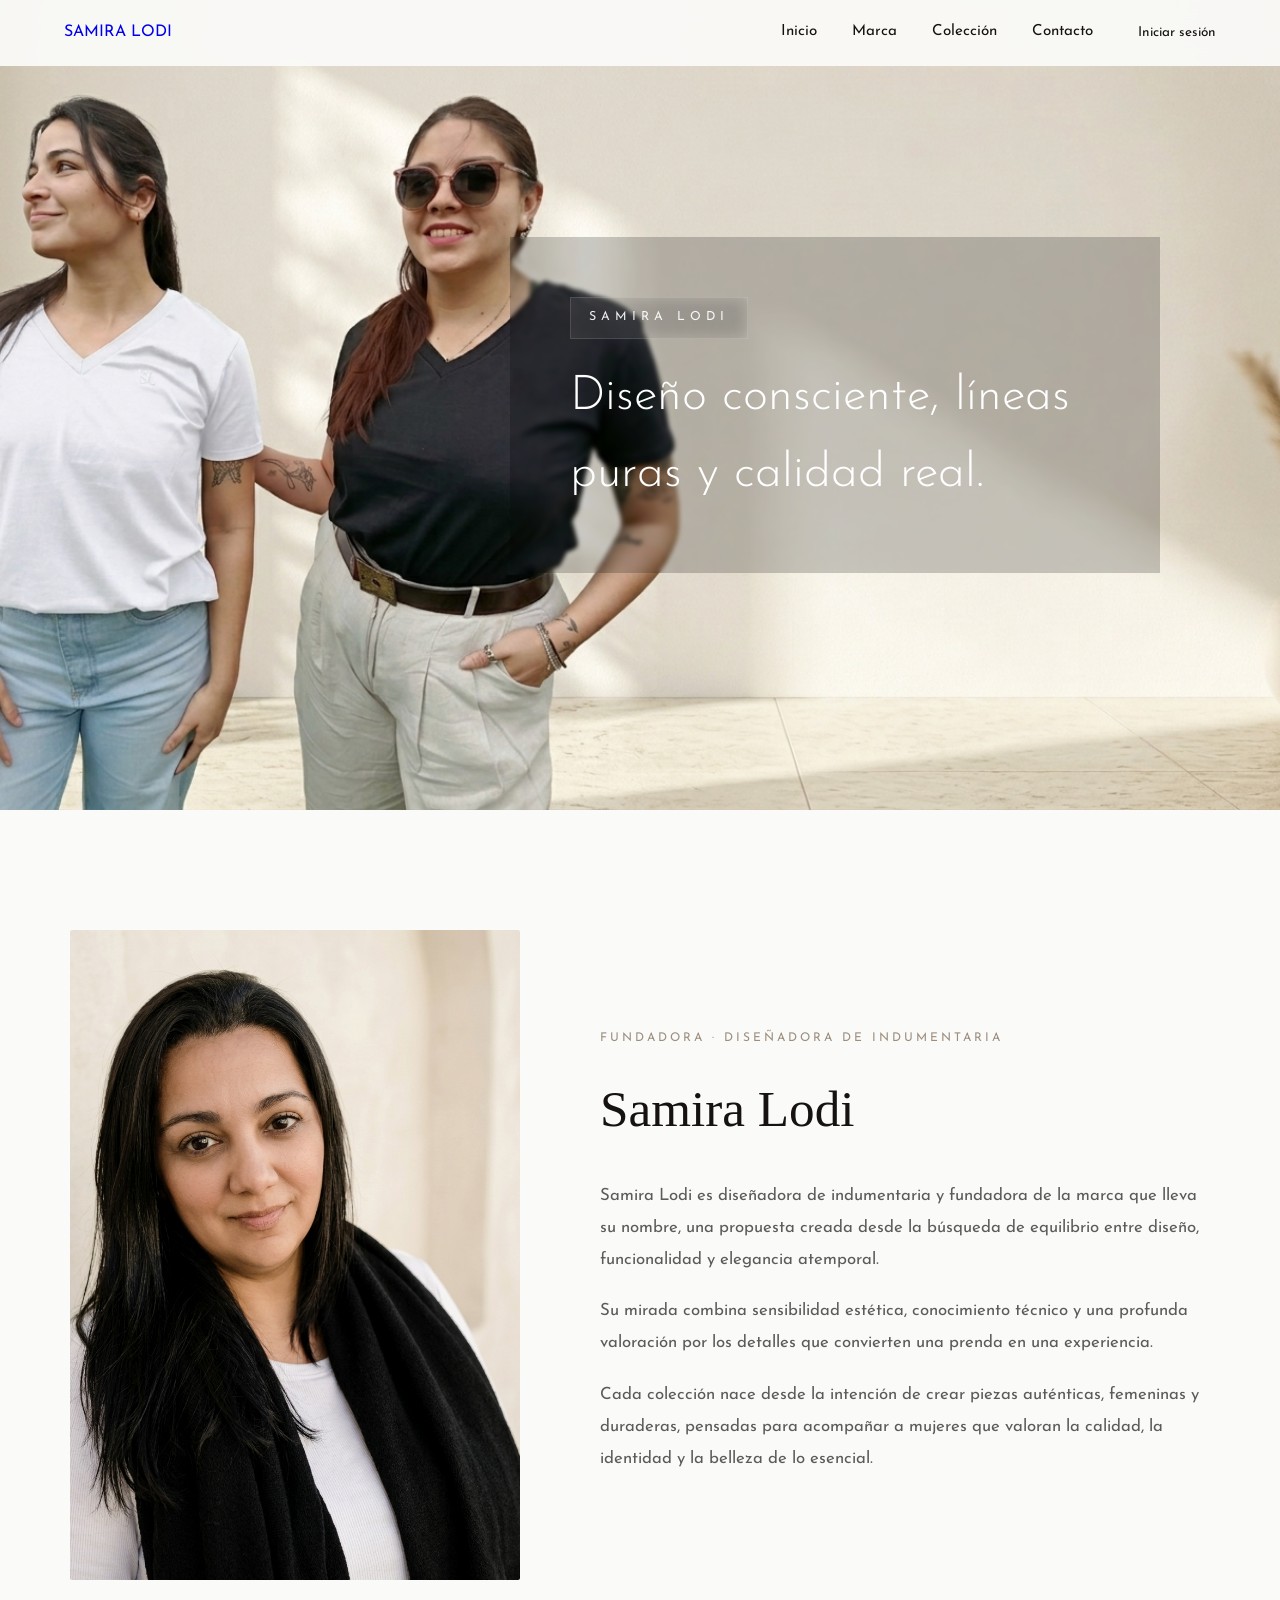
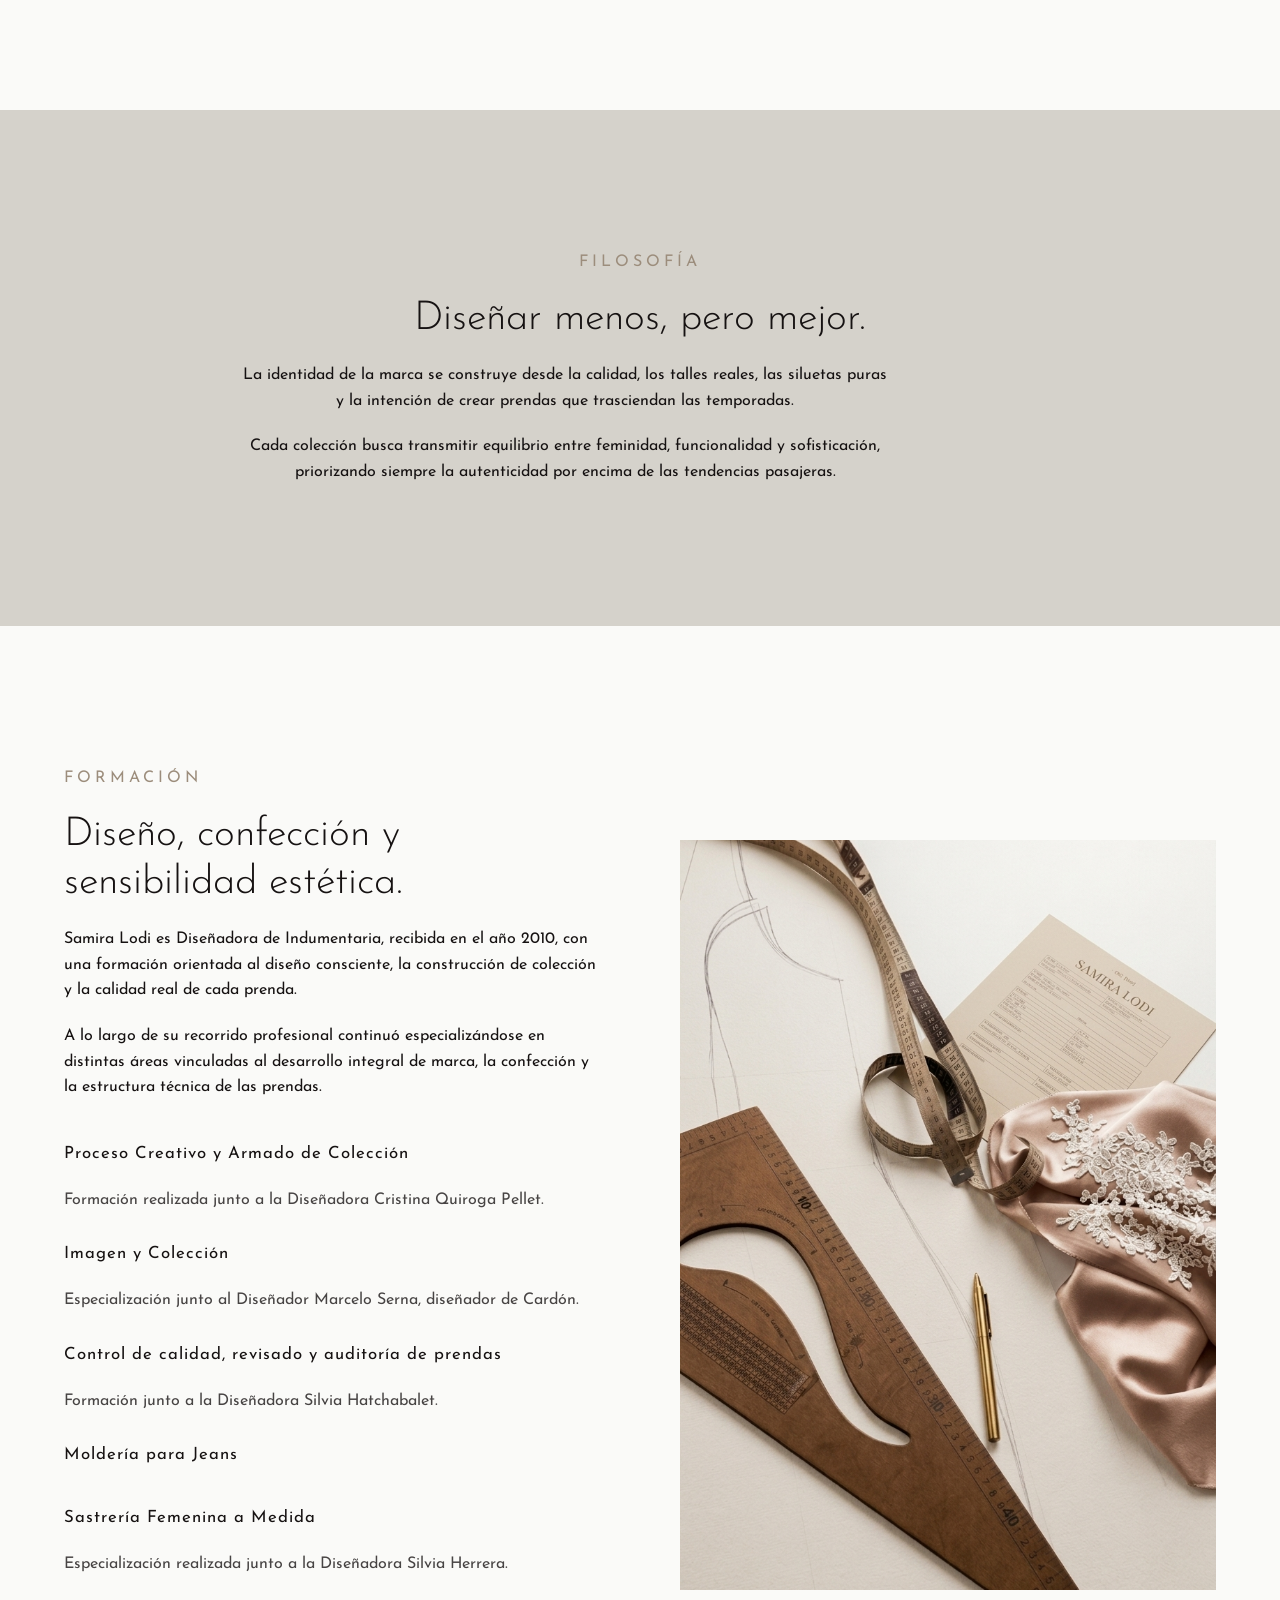
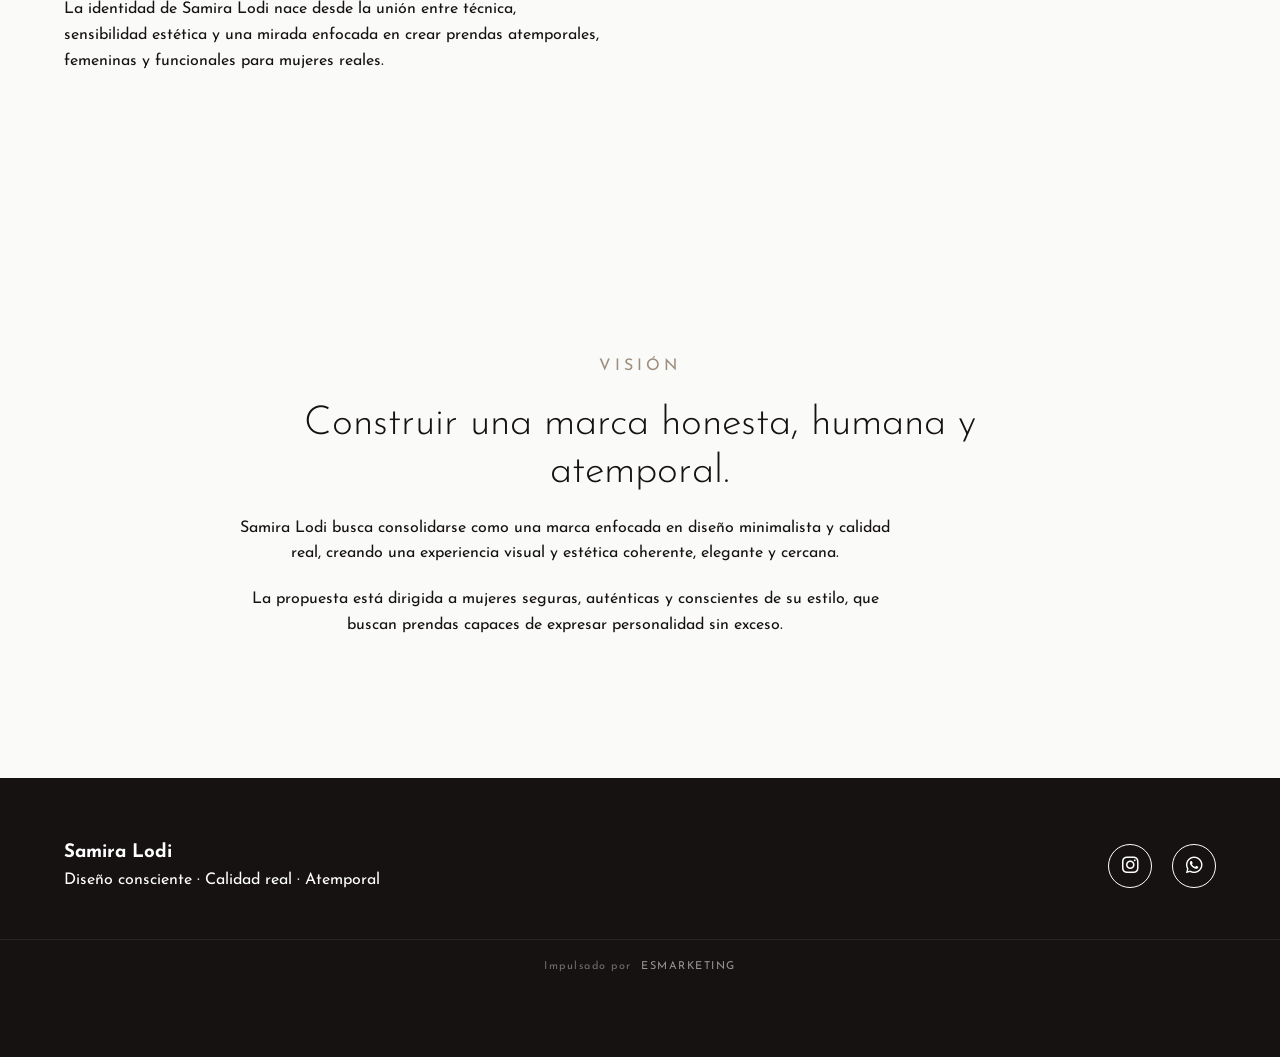
<file: sobre.html>
<!DOCTYPE html>
<html lang="es">

<head>
  <meta charset="UTF-8">
  <meta name="viewport" content="width=device-width, initial-scale=1.0">

  <title>Marca | Samira Lodi</title>

  <link rel="preconnect" href="https://fonts.googleapis.com">
  <link rel="preconnect" href="https://fonts.gstatic.com" crossorigin>

  <link href="https://fonts.googleapis.com/css2?family=Josefin+Sans:wght@300;400;500;600&display=swap" rel="stylesheet">
<link rel="stylesheet" href="https://cdnjs.cloudflare.com/ajax/libs/font-awesome/6.5.0/css/all.min.css">
  <link rel="stylesheet" href="css/sobre.css?v=1.0.8">
  <link rel="stylesheet" href="css/style.css?v=1.0.8">
</head>

<body>

<div id="header"></div>

<section class="about-hero">

  <div class="about-overlay">

    <span class="subtitle-marca">SAMIRA LODI</span>

    <h1>
      Diseño consciente, líneas puras y calidad real.
    </h1>

  </div>

</section>

<section class="designer-section">

  <div class="designer-container">

    <div class="designer-image">
      <img src="/assets/samira-lodi.webp?v=1.0.8" alt="Samira Lodi">
      
        <meta http-equiv="Cache-Control" content="no-cache, no-store, must-revalidate">
<meta http-equiv="Pragma" content="no-cache">
<meta http-equiv="Expires" content="0">
    </div>

    <div class="designer-content">

      <span class="section-tag">
        FUNDADORA · DISEÑADORA DE INDUMENTARIA
      </span>

      <h2>
        Samira Lodi
      </h2>
<p>
Samira Lodi es diseñadora de indumentaria y fundadora de la marca que lleva su nombre, una propuesta creada desde la búsqueda de equilibrio entre diseño, funcionalidad y elegancia atemporal.
</p>

<p>
Su mirada combina sensibilidad estética, conocimiento técnico y una profunda valoración por los detalles que convierten una prenda en una experiencia.
</p>

<p>
Cada colección nace desde la intención de crear piezas auténticas, femeninas y duraderas, pensadas para acompañar a mujeres que valoran la calidad, la identidad y la belleza de lo esencial.
</p>

    </div>

  </div>

</section>
<section class="about-philosophy">

  <div class="container">

    <div class="philosophy-content">

      <span class="subtitle">FILOSOFÍA</span>

      <h2>
        Diseñar menos, pero mejor.
      </h2>

      <p>
        La identidad de la marca se construye desde
        la calidad, los talles reales, las siluetas
        puras y la intención de crear prendas que
        trasciendan las temporadas.
      </p>

      <p>
        Cada colección busca transmitir equilibrio
        entre feminidad, funcionalidad y sofisticación,
        priorizando siempre la autenticidad por encima
        de las tendencias pasajeras.
      </p>

    </div>

  </div>

</section>

<section class="about-formation">

  <div class="container">

    <div class="about-grid reverse-grid">

      <div>
        <img src="./assets/aboutregla.webp?v=1.0.8" alt="Diseño Samira Lodi">
      </div>

      <div class="about-text">

        <span class="subtitle">FORMACIÓN</span>

        <h2>
          Diseño, confección y sensibilidad estética.
        </h2>

        <p>
          Samira Lodi es Diseñadora de Indumentaria,
          recibida en el año 2010, con una formación
          orientada al diseño consciente, la construcción
          de colección y la calidad real de cada prenda.
        </p>

        <p>
          A lo largo de su recorrido profesional continuó
          especializándose en distintas áreas vinculadas
          al desarrollo integral de marca, la confección
          y la estructura técnica de las prendas.
        </p>

        <div class="formation-list">

          <div class="formation-item">

            <h3>
              Proceso Creativo y Armado de Colección
            </h3>

            <p>
              Formación realizada junto a la Diseñadora
              Cristina Quiroga Pellet.
            </p>

          </div>

          <div class="formation-item">

            <h3>
              Imagen y Colección
            </h3>

            <p>
              Especialización junto al Diseñador Marcelo Serna,
              diseñador de Cardón.
            </p>

          </div>

          <div class="formation-item">

            <h3>
              Control de calidad, revisado y auditoría de prendas
            </h3>

            <p>
              Formación junto a la Diseñadora Silvia Hatchabalet.
            </p>

          </div>

          <div class="formation-item">

            <h3>
              Moldería para Jeans
            </h3>

          </div>

          <div class="formation-item">

            <h3>
              Sastrería Femenina a Medida
            </h3>

            <p>
              Especialización realizada junto a la
              Diseñadora Silvia Herrera.
            </p>

          </div>

        </div>

        <p class="formation-closing">
          La identidad de Samira Lodi nace desde la unión
          entre técnica, sensibilidad estética y una mirada
          enfocada en crear prendas atemporales,
          femeninas y funcionales para mujeres reales.
        </p>

      </div>

    </div>

  </div>

</section>

<section class="about-vision">

  <div class="container">

    <div class="vision-box">

      <span class="subtitle">VISIÓN</span>

      <h2>
        Construir una marca honesta, humana y atemporal.
      </h2>

      <p>
        Samira Lodi busca consolidarse como una marca
        enfocada en diseño minimalista y calidad real,
        creando una experiencia visual y estética coherente,
        elegante y cercana.
      </p>

      <p>
        La propuesta está dirigida a mujeres seguras,
        auténticas y conscientes de su estilo, que buscan
        prendas capaces de expresar personalidad sin exceso.
      </p>

    </div>

  </div>

</section>

<div id="footer"></div>

<script src="js/header.js?v=1.0.8"></script>
<script src="js/footer.js?v=1.0.8"></script>
<script src="js/main.js?v=1.0.8"></script>

</body>
</html>
</file>
<file: css/coleccion.css>
/* =====================================================
   COLECCIÓN
===================================================== */

.collection-hero {

  height: 75vh;

  background-image:
    url('/assets/collection-hero.webp?v=1.0.8');

  background-size: cover;
  background-position: center;

  display: flex;
  align-items: center;
  justify-content: center;

}

/* =====================================================
   CONTROL DE ANCHO Y OVERFLOW
===================================================== */

html,
body {
    width: 100%;
    max-width: 100%;
    overflow-x: hidden;
}

*,
*::before,
*::after {
    box-sizing: border-box;
}

img {
    max-width: 100%;
}

/* =====================================================
   HERO OVERLAY
===================================================== */

.collection-overlay {

  background: rgba(0, 0, 0, 0.18);

  padding: 60px;

  color: white;

  text-align: center;

  backdrop-filter: blur(2px);

}


.collection-overlay h1 {

  font-size: 3rem;

  font-weight: 300;

  max-width: 800px;

  margin-top: 20px;

}


/* =====================================================
   INTRO
===================================================== */

.collection-intro {

  padding: 120px 0 80px;

}


.collection-text {

  max-width: 850px;

  margin: auto;

  text-align: center;

}


.collection-text h2 {

  font-size: 2.5rem;

  font-weight: 300;

  margin-bottom: 25px;

}


.collection-text p {

  max-width: 700px;

  margin: auto;

}


/* =====================================================
   PRODUCTO
===================================================== */

.product-section {

  padding: 80px 0 140px;

}


.product-grid {

  display: grid;

  grid-template-columns: repeat(2, 1fr);

  gap: 100px;

  align-items: start;

}


/* =====================================================
   GALERÍA
===================================================== */

.product-gallery {

  width: 100%;

}


.main-product-image {

  width: 100%;

  overflow: hidden;

}


.main-product-image img {

  width: 100%;

  height: 850px;

  object-fit: cover;

  display: block;

  transition: opacity 0.3s ease;

}


/* =====================================================
   MINIATURAS
===================================================== */

.thumbnail-gallery {

  display: flex;

  gap: 15px;

  margin-top: 20px;

}


.thumbnail {

  padding: 0;

  border: 1px solid transparent;

  background: none;

  cursor: pointer;

  opacity: 0.65;

  transition: 0.3s;

}


.thumbnail img {

  display: block;

  width: 110px;

  height: 140px;

  object-fit: cover;

}


.thumbnail:hover {

  opacity: 1;

}


.thumbnail.active-thumb {

  opacity: 1;

  border: 1px solid var(--black);

}


/* =====================================================
   INFORMACIÓN PRODUCTO
===================================================== */

.product-info {

  padding-top: 10px;

}


.product-info h2 {

  font-size: 2.7rem;

  font-weight: 300;

  margin: 20px 0;

  line-height: 1.2;

}


.product-description {

  max-width: 500px;

  margin-bottom: 35px;

  line-height: 1.8;

}


/* =====================================================
   DETALLES
===================================================== */

.product-details {

  display: flex;

  flex-direction: column;

  gap: 10px;

  margin-bottom: 35px;

}


.product-details p {

  margin: 0;

}


/* =====================================================
   PRECIO
===================================================== */

.product-price {

  font-size: 1.5rem;

  margin-bottom: 35px;

  letter-spacing: 2px;

}


/* =====================================================
   TALLES
===================================================== */

.size-selector {

  margin-bottom: 35px;

}


.size-selector label {

  display: block;

  margin-bottom: 10px;

  letter-spacing: 1px;

}


.size-selector select {

  width: 220px;

  padding: 15px;

  border: 1px solid #d9d9d9;

  background: transparent;

  font-family: 'Josefin Sans', sans-serif;

  font-size: 0.95rem;

  color: var(--black);

  cursor: pointer;

}


/* =====================================================
   GUÍA DE TALLES
===================================================== */

.size-guide {

  border-top: 1px solid #ddd;

  padding-top: 30px;

  margin-bottom: 35px;

}


.size-guide h3 {

  font-size: 1.15rem;

  font-weight: 400;

  letter-spacing: 1px;

  margin-bottom: 15px;

}


.size-guide-intro {

  max-width: 550px;

  font-size: 0.9rem;

  line-height: 1.7;

  color: #666;

  margin-bottom: 25px;

}


/* =====================================================
   TABLA
===================================================== */

.size-table-wrapper {

  width: 100%;

  overflow-x: auto;

}


.size-table {

  width: 100%;

  max-width: 550px;

  border-collapse: collapse;

  font-size: 0.9rem;

}


.size-table th,
.size-table td {

  padding: 14px 12px;

  text-align: left;

  border-bottom: 1px solid #dedbd6;

}


.size-table th {

  font-weight: 400;

  letter-spacing: 1px;

  text-transform: uppercase;

  font-size: 0.75rem;

}


.size-table td:first-child {

  font-weight: 500;

}


/* =====================================================
   ACLARACIÓN
===================================================== */

.measurement-note {

  margin-top: 18px;

  max-width: 520px;

  font-size: 0.8rem;

  line-height: 1.6;

  color: #777;

}


/* =====================================================
   BOTÓN COMPRA
===================================================== */

.product-btn {

  display: inline-flex;

  align-items: center;

  justify-content: center;

  gap: 10px;

  margin-top: 5px;

}


.product-btn i {

  font-size: 1.1rem;

}


/* =====================================================
   NOTA COMPRA
===================================================== */

.purchase-note {

  margin-top: 18px;

  max-width: 420px;

  font-size: 0.9rem;

  line-height: 1.7;

  opacity: 0.7;

}


/* =====================================================
   COMBO ESPECIAL
===================================================== */

.combo-section {

  padding: 120px 0 140px;

  background: var(--soft-gray);

}


.combo-grid {

  display: grid;

  grid-template-columns: 1.15fr 0.85fr;

  gap: 100px;

  align-items: center;

}


/* =====================================================
   IMAGEN COMBO
===================================================== */

.combo-image {

  width: 100%;

  overflow: hidden;

}


.combo-image img {

  width: 100%;

  height: 650px;

  object-fit: cover;

  display: block;

}


/* =====================================================
   INFORMACIÓN COMBO
===================================================== */

.combo-info {

  max-width: 500px;

}


.combo-info h2 {

  font-size: 2.7rem;

  font-weight: 300;

  margin: 20px 0;

  line-height: 1.2;

}


.combo-description {

  line-height: 1.8;

  margin-bottom: 35px;

}


.combo-details {

  display: flex;

  flex-direction: column;

  gap: 10px;

  margin-bottom: 35px;

}


.combo-details p {

  margin: 0;

}


/* =====================================================
   PRECIO COMBO
===================================================== */

.combo-price-label {

  font-size: 0.75rem;

  letter-spacing: 2px;

  margin-bottom: 8px;

  opacity: 0.65;

}


.combo-price {

  font-size: 1.7rem;

  letter-spacing: 2px;

  margin-bottom: 30px;

}


/* =====================================================
   BOTÓN COMBO
===================================================== */

.combo-btn {

  width: 100%;

  max-width: 420px;

}


/* =====================================================
   PRÓXIMAMENTE
===================================================== */

.future-section {

  padding: 140px 0;

  background: var(--soft-gray);

}


.future-box {

  max-width: 850px;

  margin: auto;

  text-align: center;

}


.future-box h2 {

  font-size: 2.5rem;

  font-weight: 300;

  margin: 20px 0;

}


.future-box p {

  max-width: 650px;

  margin: auto;

  line-height: 1.8;

}


/* =====================================================
   MOBILE
===================================================== */

@media (max-width: 768px) {


  /* HERO */

  .collection-hero {

    min-height: 100svh;

    background-image:
      url('/assets/phone3.webp');

    background-position: center;

  }


  .collection-overlay {

      padding: 30px 20px;
    width: calc(100% - 40px);
    max-width: calc(100% - 40px);
    box-sizing: border-box;

  }


  .collection-overlay h1 {

    font-size: 2rem;

    line-height: 1.25;

  }


  /* INTRO */

  .collection-intro {

    padding: 100px 0 60px;

  }


  .collection-text h2 {

    font-size: 2rem;

  }


  /* PRODUCTO */

  .product-section {

    padding: 70px 0 100px;

  }


  .product-grid {

    grid-template-columns: 1fr;

    gap: 60px;

  }


  .main-product-image img {

    height: 550px;

  }


  .thumbnail-gallery {

    justify-content: center;

  }


  .thumbnail img {

    width: 85px;

    height: 110px;

  }


  .product-info h2 {

    font-size: 2.2rem;

  }


  .size-selector select {

    width: 100%;

  }


  .size-table {

    min-width: 400px;

     min-width: 0;

  }


  /* =================================================
     COMBO MOBILE
  ================================================= */

  .combo-section {

    padding: 80px 0 100px;

  }


  .combo-grid {

    grid-template-columns: 1fr;

    gap: 50px;

  }


  .combo-image img {

    height: 500px;

  }


  .combo-info {

    max-width: 100%;

  }


  .combo-info h2 {

    font-size: 2.2rem;

  }


  .combo-price {

    font-size: 1.5rem;

  }


  .combo-btn {

    width: 100%;

  }


  /* PRÓXIMAMENTE */

  .future-section {

    padding: 100px 0;

  }


  .future-box h2 {

    font-size: 2rem;

  }

}

@media (max-width: 768px) {

    .container {
        width: 100%;
        max-width: 100%;
        padding-left: 20px;
        padding-right: 20px;
        box-sizing: border-box;
    }

    .collection-overlay {
        width: calc(100% - 40px);
        max-width: calc(100% - 40px);
        box-sizing: border-box;
    }

    .product-grid,
    .combo-grid {
        width: 100%;
        max-width: 100%;
    }

    .product-gallery,
    .product-info,
    .combo-image,
    .combo-info {
        width: 100%;
        max-width: 100%;
        min-width: 0;
    }

    .main-product-image,
    .combo-image {
        width: 100%;
        max-width: 100%;
    }

    .main-product-image img,
    .combo-image img {
        width: 100%;
        max-width: 100%;
    }

    .size-table-wrapper {
        width: 100%;
        max-width: 100%;
        overflow-x: auto;
    }

    .size-table {
        width: 100%;
        min-width: 0;
    }
}
</file>
<file: css/style.css>
:root {
  --black: #161212;
  --beige: #C6BEB5;
  --light: #FAFAF8;
  --soft-gray: #D5D2CB;
  --camel: #9C8D7C;
  --dark: #191A1E;
}

* {
  margin: 0;
  padding: 0;
  box-sizing: border-box;
}

body {
  font-family: 'Josefin Sans', sans-serif;
  background: var(--light);
  color: var(--black);
  line-height: 1.6;
}

.container {
  width: 90%;
  max-width: 1200px;
  margin: auto;
}

header {
  position: fixed;
  width: 100%;
  top: 0;
  background: rgba(250,250,248,0.95);
  backdrop-filter: blur(10px);
  z-index: 1000;

  
}

.nav-container{
  display:flex;
  justify-content:space-between;
  align-items:center;
  padding:20px 0;
}

.logo{
  display:flex;
  align-items:center;
  text-decoration:none;
}

.logo img{
  height:60px;
  width:auto;
  display:block;
}


@media(max-width:768px){

  .logo img{
    height:50px;
  }

}
nav {
  display: flex;
  gap: 35px;
}

nav a {
  text-decoration: none;
  color: var(--black);
  font-size: 0.95rem;
  transition: 0.3s;
}

nav a:hover {
  opacity: 0.6;
}

.menu-toggle {
  display: none;
  font-size: 2rem;
  cursor: pointer;
}

.hero{
  height: 100vh;
  background-image: url('../assets/hero.webp?v=1.0.8');
  background-position: center 5%;
  background-size: cover;
  background-repeat: no-repeat;

  display: flex;
  align-items: center;
  justify-content: flex-start;

  position: relative;
  padding-top: 120px;
}

/* Imagen mobile */


@media(max-width: 768px) {

 .hero-overlay {
  padding: 25px 24px;

  background: rgba(22, 18, 18, 0.30);

  backdrop-filter: blur(8px);
  -webkit-backdrop-filter: blur(8px);

  border: 1px solid rgba(255, 255, 255, 0.10);

  box-shadow: 0 10px 30px rgba(0, 0, 0, 0.10);
}

  .hero{

    background-image: url('../assets/herophone.webp?v=1.0.8');

    background-position: center top;

    justify-content: center;

    padding-top: 80px;
  }
.hero-overlay{

    margin-left: 0;

    text-align: center;

    padding: 0 24px;

    margin-top: 120px;
  }

  .hero h1{

    font-size: 2.2rem;

    line-height: 1.3;
  }

}

.hero-overlay {
  color: white;

  max-width: 700px;

  margin-left: 8%;
  margin-top: 40px;

  text-align: left;

  padding: 32px 38px;

  /* Fondo translúcido para mejorar el contraste */
  background: rgba(22, 18, 18, 0.32);

  /* Efecto vidrio sutil */
  backdrop-filter: blur(8px);
  -webkit-backdrop-filter: blur(8px);

  /* Borde casi imperceptible */
  border: 1px solid rgba(255, 255, 255, 0.10);

  /* Sombra muy suave */
  box-shadow: 0 12px 40px rgba(0, 0, 0, 0.12);
}

.hero h1 {
  font-size: 4rem;

  font-weight: 300;

  line-height: 1.25;

  max-width: 650px;

  margin-bottom: 40px;
}

.subtitlecole{
  margin-bottom: 30px;
}

.hero h1{
  margin-top: 20px;
}

.btn,
.btn-outline {
  padding: 14px 32px;
  text-decoration: none;
  letter-spacing: 2px;
  transition: 0.3s;
  display: inline-block;
}
.hero .btn{
  display: inline-block;
}

.btn {
  background: white;
  color: var(--black);
}

.btn-outline {
  border: 1px solid var(--black);
  color: var(--black);
}

.brand-section,
.newsletter,
.experience-login {
  padding: 120px 0;
}

.brand-grid {
  display: grid;
  grid-template-columns: repeat(2,1fr);
  gap: 80px;
  align-items: center;
}


.brand-grid img {
  width: 100%;
  height: 700px;
  object-fit: cover;
}

@media(max-width: 768px) {

  .brand-grid img {
    height: 500px;
  }

}

.subtitle {
  letter-spacing: 4px;
  color: var(--camel);
}

.subtitlecole,
.subtitle-login,
.subtitle-contact,
.subtitle-marca {

  display: inline-block;

  padding: 10px 18px;

  background: rgba(255,255,255,0.08);

  backdrop-filter: blur(8px);

  -webkit-backdrop-filter: blur(8px);

  border: 1px solid rgba(255,255,255,0.12);

  color: rgba(255,255,255,0.92);

  letter-spacing: 5px;

  text-transform: uppercase;

  font-size: 0.78rem;

  font-weight: 400;
}

.brand-text h2 {
  font-size: 2.5rem;
  margin: 20px 0;
  font-weight: 300;
}

.brand-text p {
  max-width: 500px;
}

.brand-second-text {
  margin-top: 20px;
}

.brand-btn {
  display: inline-block;
  margin-top: 35px;
}

.newsletter {
  background: var(--soft-gray);
  text-align: center;
}

.newsletter h2 {
  font-size: 2rem;
  margin-bottom: 15px;
}

#newsletter-form {
  margin-top: 30px;
  display: flex;
  justify-content: center;
  gap: 10px;
}

#newsletter-form input {
  padding: 15px;
  width: 320px;
  border: none;
}

#newsletter-form button {
  padding: 15px 25px;
  border: none;
  background: var(--black);
  color: white;
  cursor: pointer;
}

.experience-box {
  text-align: center;
  max-width: 700px;
  margin: auto;
  display: flex;
  flex-direction: column;
  gap: 25px;
}

footer {
  background: var(--black);
  color: white;
  padding: 60px 0;
}

.footer-content {
  display: flex;
  justify-content: space-between;
  align-items: center;
}

.footer-links {
  display: flex;
  gap: 20px;
}

.footer-links a {
  display: flex;
  align-items: center;
  justify-content: center;
  width: 44px;
  height: 44px;
  border: 1px solid white;
  border-radius: 50%;
  color: white;
  font-size: 1.2rem;
  transition: 0.3s;
  text-decoration: none;
}

.footer-links a:hover {
  background: white;
  color: var(--black);
}

@media(max-width: 768px) {

  .menu-toggle {
    display: block;
  }

  nav {
    position: absolute;
    top: 90px;
    right: 0;
    background: var(--light);
    width: 100%;
    flex-direction: column;
    padding: 30px;
    display: none;
  }

  nav.active {
    display: flex;
  }

  .hero h1 {
    font-size: 2rem;
  }

  .brand-grid {
    grid-template-columns: 1fr;
  }

  #newsletter-form {
    flex-direction: column;
    align-items: center;
  }

  #newsletter-form input {
    width: 100%;
  }
  .footer-content {
    flex-direction: column;
    gap: 20px;
    text-align: center;
  }
}

/* ==========================================
   CUENTA EN HEADER
========================================== */

.header-account {
  margin-left: 10px;
}


.header-login,
.header-user a {

  text-decoration: none;

  color: var(--black);

  font-size: 0.85rem;

}


.header-user {

  display: flex;

  align-items: center;

  gap: 15px;

}


.header-user button {

  background: none;

  border: none;

  cursor: pointer;

  font-family: 'Josefin Sans', sans-serif;

  font-size: 0.8rem;

  color: var(--camel);

  padding: 0;

}


.header-user button:hover {

  opacity: 0.6;

}


@media(max-width: 768px) {

  .header-account {

    margin-left: 0;

  }


  .header-user {

    flex-direction: column;

    align-items: flex-start;

    gap: 8px;

  }

}

.newsletter-note {

  margin-top: 18px;

  font-size: 0.8rem;

  letter-spacing: 0.5px;

  opacity: 0.65;

}


/* =====================================================
   FOOTER CREDIT
===================================================== */

.footer-credit {

  margin-top: 45px;

  padding: 18px 20px 22px;

  border-top: 1px solid rgba(255, 255, 255, 0.08);

  text-align: center;

  font-size: 0.68rem;

  letter-spacing: 1.5px;

  color: rgba(255, 255, 255, 0.38);

}


.footer-credit a {

  margin-left: 5px;

  color: rgba(255, 255, 255, 0.55);

  text-decoration: none;

  transition: opacity 0.3s ease;

}


.footer-credit a:hover {

  color: white;

  opacity: 1;

}


/* =====================================================
   FOOTER CREDIT - MOBILE
===================================================== */

@media (max-width: 768px) {

  .footer-credit {

    margin-top: 35px;

    padding: 18px 15px 20px;

    font-size: 0.65rem;

    letter-spacing: 1.3px;

  }

}
</file>
<file: css/coleccioncopy.css>
/* COLECCIÓN */

.collection-hero {
  height: 75vh;

  background-image: url('/assets/collection-hero.webp?v=1.0.1');

  background-size: cover;
  background-position: center;

  display: flex;
  align-items: center;
  justify-content: center;
}

.collection-overlay {
  background: rgba(0,0,0,0.18);

  padding: 60px;

  color: white;

  text-align: center;
  backdrop-filter: blur(2px);
}

.collection-overlay h1 {
  font-size: 3rem;

  font-weight: 300;

  max-width: 800px;

  margin-top: 20px;
}

.collection-intro {
  padding: 120px 0 80px;
}

.collection-text {
  max-width: 850px;

  margin: auto;

  text-align: center;
}

.collection-text h2 {
  font-size: 2.5rem;

  font-weight: 300;

  margin-bottom: 25px;
}

.product-section {
  padding: 80px 0 140px;
}

.product-grid {
  display: grid;
  grid-template-columns: repeat(2,1fr);

  gap: 100px;

  align-items: center;
}

/* GALERÍA PRODUCTO */

.product-gallery {
  width: 100%;
}

.main-product-image img {
  width: 100%;

  height: 850px;

  object-fit: cover;

  transition: 0.3s;
}

.thumbnail-gallery {
  display: flex;

  gap: 15px;

  margin-top: 20px;
}

.thumbnail-gallery img {
  width: 110px;

  height: 140px;

  object-fit: cover;

  cursor: pointer;

  opacity: 0.7;

  transition: 0.3s;

  border: 1px solid transparent;
}

.thumbnail-gallery img:hover {
  opacity: 1;
}

.thumbnail-gallery img.active-thumb {
  opacity: 1;

  border: 1px solid var(--black);
}

.product-info h2 {
  font-size: 2.7rem;

  font-weight: 300;

  margin: 20px 0;
}

.product-description {
  max-width: 500px;

  margin-bottom: 35px;
}

.product-details {
  display: flex;
  flex-direction: column;

  gap: 12px;

  margin-bottom: 35px;
}

.product-price {
  font-size: 1.5rem;

  margin-bottom: 35px;

  letter-spacing: 2px;
}

.size-selector {
  margin-bottom: 35px;
}

.size-selector label {
  display: block;

  margin-bottom: 10px;
}

.size-selector select {
  width: 180px;

  padding: 15px;

  border: 1px solid #d9d9d9;

  background: transparent;

  font-family: 'Josefin Sans', sans-serif;
}

.product-btn {
  display: inline-block;

  margin-top: 10px;
}

.purchase-note {
  margin-top: 25px;

  max-width: 400px;

  font-size: 0.95rem;

  opacity: 0.7;
}

.future-section {
  padding: 140px 0;

  background: var(--soft-gray);
}

.future-box {
  max-width: 850px;

  margin: auto;

  text-align: center;
}

.future-box h2 {
  font-size: 2.5rem;

  font-weight: 300;

  margin: 20px 0;
}

.future-box p {
  max-width: 650px;

  margin: auto;
}

@media(max-width: 768px) {
    .collection-hero {
    background-image: url('/assets/phone2.webp?v=1.0.1');
  }

  .collection-overlay {
    padding: 30px;
  }

  .collection-overlay h1 {
    font-size: 2rem;
  }

  .collection-text h2,
  .product-info h2,
  .future-box h2 {
    font-size: 2rem;
  }

  .product-grid {
    grid-template-columns: 1fr;

    gap: 60px;
  }

  .product-image img {
    height: 550px;
  }

  .future-section,
  .product-section {
    padding: 100px 0;
  }

  .main-product-image img {
  height: 550px;
}

.thumbnail-gallery {
  justify-content: center;
}

.thumbnail-gallery img {
  width: 85px;
  height: 110px;
}

.subtitlecole {

  display: inline-block;

  padding: 10px 18px;

  background: rgba(255,255,255,0.08);

  backdrop-filter: blur(8px);

  -webkit-backdrop-filter: blur(8px);

  border: 1px solid rgba(255,255,255,0.12);

  color: rgba(255,255,255,0.92);

  letter-spacing: 5px;

  text-transform: uppercase;

  font-size: 0.78rem;

  font-weight: 400;
}
}

.hero-text{
    max-width: 600px;
    margin: 24px auto 0;
    font-size: 1rem;
    line-height: 1.9;
    color: rgba(255,255,255,.9);
    font-weight: 300;
}

.coming-soon-section{
    padding: 140px 0;
    background: #faf8f5;
}

.coming-soon-box{
    max-width: 720px;
    margin: 0 auto;
    text-align: center;
}

.coming-soon-box h2{
    margin: 18px 0 24px;
    font-size: clamp(2rem,4vw,3.4rem);
    font-weight: 300;
    line-height: 1.2;
}

.coming-soon-box p{
    max-width: 560px;
    margin: auto;
    line-height: 1.9;
    color: #6f6f6f;
}

.social-links-launch{
    margin-top: 40px;
    display: flex;
    justify-content: center;
    gap: 28px;
    flex-wrap: wrap;
}

.social-links-launch a{
    text-decoration: none;
    color: #161212;
    font-size: .95rem;
    letter-spacing: .08em;
    text-transform: uppercase;
}

.social-links-launch a:hover{
    opacity: .6;
}

.social-links-launch{
    margin-top: 40px;
    display: flex;
    justify-content: center;
    gap: 40px;
}

.social-links-launch a{
    text-decoration: none;
    color: #161212;
    font-size: .95rem;
    font-weight: 400;
    letter-spacing: .12em;
    text-transform: uppercase;
    transition: .3s;
}

.social-links-launch a:hover{
    opacity: .55;
}
</file>
<file: css/contacto.css>
/* CONTACTO */

.contact-hero {
  height: 70vh;

  background-image: url('../assets/contact-hero.webp?v=1.0.8');

  background-size: cover;
  background-position: center;

  display: flex;
  align-items: center;
  justify-content: center;

  position: relative;
}

.contact-overlay {
  background: rgba(0,0,0,0.18);

  padding: 60px;

  text-align: center;

  color: white;
  backdrop-filter: blur(2px);
}

.contact-overlay h1 {
  font-size: 3rem;
  font-weight: 300;

  max-width: 800px;

  margin-top: 20px;
}

.contact-section {
  padding: 140px 0;
}

.contact-grid {
  display: grid;
  grid-template-columns: repeat(2,1fr);

  gap: 100px;

  align-items: center;
}

.contact-info h2 {
  font-size: 2.5rem;
  font-weight: 300;

  margin: 20px 0;

  line-height: 1.2;
}

.contact-info p {
  margin-top: 20px;

  max-width: 500px;
}

.contact-links {
  margin-top: 40px;

  display: flex;
  gap: 30px;
}

.contact-links a {
  text-decoration: none;

  color: var(--black);

  border-bottom: 1px solid var(--black);

  padding-bottom: 5px;

  transition: 0.3s;
}

.contact-links a:hover {
  opacity: 0.6;
}

.contact-form-box {
  background: white;

  padding: 50px;

  box-shadow: 0 10px 40px rgba(0,0,0,0.04);
}

#contact-form {
  display: flex;
  flex-direction: column;

  gap: 20px;
}

#contact-form input,
#contact-form textarea {
  border: none;

  border-bottom: 1px solid #d9d9d9;

  padding: 18px 5px;

  background: transparent;

  font-family: 'Josefin Sans', sans-serif;

  font-size: 1rem;

  outline: none;
}

#contact-form textarea {
  resize: none;
}

#contact-form button {
  margin-top: 10px;

  border: none;

  background: var(--black);

  color: white;

  padding: 18px;

  cursor: pointer;

  letter-spacing: 2px;

  transition: 0.3s;
}

#contact-form button:hover {
  opacity: 0.9;
}

.contact-quote {
  padding-bottom: 140px;

  text-align: center;
}

.contact-quote p {
  font-size: 2rem;

  font-weight: 300;

  max-width: 700px;

  margin: auto;
}

@media(max-width: 768px) {

  .contact-overlay {
    padding: 30px;
  }

  .contact-overlay h1 {
    font-size: 2rem;
  }

  .contact-section {
    padding: 100px 0;
  }

  .contact-grid {
    grid-template-columns: 1fr;

    gap: 60px;
  }

  .contact-form-box {
    padding: 35px 25px;
  }

  .contact-quote p {
    font-size: 1.5rem;
  }

}
</file>
<file: css/login.css>
/* ==========================================
   LOGIN / REGISTRO - SAMIRA LODI
========================================== */

.login-page {
  min-height: 100vh;
  padding-top: 120px;
}

.login-section {
  min-height: calc(100vh - 120px);

  display: flex;

  align-items: center;

  justify-content: center;

  padding: 80px 20px;
}


.login-box {

  width: 100%;

  max-width: 520px;

  background: #FAFAF8;

  padding: 70px 60px;

  border: 1px solid rgba(22,18,18,0.08);

}


.login-box h1 {

  font-size: 3rem;

  font-weight: 300;

  line-height: 1.2;

  margin: 18px 0;

}


.login-intro {

  color: #666;

  line-height: 1.8;

  margin-bottom: 40px;

}


.form-group {

  margin-bottom: 24px;

}


.form-group label {

  display: block;

  font-size: 0.8rem;

  letter-spacing: 2px;

  text-transform: uppercase;

  margin-bottom: 9px;

  color: #5d554e;

}


.form-group input {

  width: 100%;

  padding: 15px 0;

  border: none;

  border-bottom: 1px solid #c8c3bd;

  background: transparent;

  font-family: 'Josefin Sans', sans-serif;

  font-size: 1rem;

  color: #161212;

  outline: none;

}


.form-group input:focus {

  border-bottom-color: #161212;

}


.form-row {

  display: grid;

  grid-template-columns: 1fr 1fr;

  gap: 20px;

}


.login-button {

  width: 100%;

  border: none;

  cursor: pointer;

  margin-top: 15px;

  font-family: 'Josefin Sans', sans-serif;

}


.form-message {

  min-height: 24px;

  margin-top: 18px;

  font-size: 0.9rem;

  text-align: center;

  color: #6f6256;

}


.login-links {

  display: flex;

  justify-content: space-between;

  gap: 20px;

  margin-top: 35px;

  padding-top: 25px;

  border-top: 1px solid #ddd8d2;

}


.login-links a {

  color: #161212;

  text-decoration: none;

  font-size: 0.85rem;

  letter-spacing: 1px;

}


.login-links a:hover {

  opacity: 0.55;

}


@media(max-width: 768px) {

  .login-page {

    padding-top: 100px;

  }


  .login-section {

    padding: 50px 20px;

  }


  .login-box {

    padding: 45px 25px;

  }


  .login-box h1 {

    font-size: 2.3rem;

  }


  .form-row {

    grid-template-columns: 1fr;

    gap: 0;

  }


  .login-links {

    flex-direction: column;

    align-items: center;

    text-align: center;

  }

}
</file>
<file: css/sobre.css>
/* SOBRE */

.about-hero {
  height: 90vh;

  background-image: url('../assets/about2.webp?v=1.0.8');
  background-size: cover;

  /* BAJA LA IMAGEN */
  background-position: center 1%;

  display: flex;
  align-items: center;

  /* MUEVE EL CONTENIDO A LA DERECHA */
  justify-content: flex-end;

  position: relative;

  padding-right: 120px;
}

.about-overlay {
  background: rgba(0,0,0,0.20);
  padding: 60px;
  color: white;

  /* TEXTO A LA DERECHA */
  text-align: left;

  max-width: 650px;
  backdrop-filter: blur(2px);
}

.about-overlay h1 {
  font-size: 3rem;
  font-weight: 300;
  max-width: 800px;
  margin-top: 20px;
}

.about-intro,
.about-philosophy,
.about-formation,
.about-vision {
  padding: 140px 0;
}

.about-grid {
  display: grid;
  grid-template-columns: repeat(2,1fr);
  gap: 80px;
  align-items: center;
}

.about-grid img {
  width: 100%;
  height: 750px;
  object-fit: cover;
}

.about-text h2,
.philosophy-content h2,
.vision-box h2 {
  font-size: 2.5rem;
  font-weight: 300;
  margin: 20px 0;
  line-height: 1.2;
}

.about-text p,
.philosophy-content p,
.vision-box p {
  margin-top: 20px;
  max-width: 650px;
}

.about-philosophy {
  background: var(--soft-gray);
}

.philosophy-content,
.vision-box {
  max-width: 800px;
  margin: auto;
  text-align: center;
}

.reverse-grid {
  direction: rtl;
}

.reverse-grid .about-text {
  direction: ltr;
}

/* FORMACIÓN */

  .formation-list {

    margin-top: 40px;

    display: flex;

    flex-direction: column;

    gap: 28px;
  }

  .formation-item h3 {

    font-size: 1.05rem;

    font-weight: 400;

    margin-bottom: 8px;

    letter-spacing: 1px;
  }

  .formation-item p {

    opacity: 0.78;

    max-width: 520px;
  }

  .formation-closing {

    margin-top: 45px;

    max-width: 560px;
  }

/* FORMACIÓN */

.formation-list {
  margin-top: 40px;

  display: flex;

  flex-direction: column;

  gap: 28px;
}

.formation-item h3 {
  font-size: 1.05rem;

  font-weight: 400;

  margin-bottom: 8px;

  letter-spacing: 1px;
}

.formation-item p {
  opacity: 0.78;

  max-width: 520px;
}

.formation-closing {
  margin-top: 45px;

  max-width: 560px;
}

/* ==========================
   DISEÑADORA
========================== */

.designer-section{
    padding:120px 0;
    background:#FAFAF8;
}

.designer-container{
    max-width:1200px;
    margin:auto;
    display:grid;
    grid-template-columns: 450px 1fr;
    gap:80px;
    align-items:center;
    padding:0 30px;
}

.designer-image{
    overflow:hidden;
}

.designer-image img{

    width:100%;

    height:650px;

    object-fit:cover;

    border-radius:2px;

    filter:
      saturate(.92)
      contrast(1.03)
      brightness(1.02);

}

.designer-content{
    max-width:650px;
}

.designer-content h2{
    font-family:'Cormorant Garamond', serif;
    font-size:3.2rem;
    font-weight:300;
    color:#161212;
    margin-bottom:30px;
}

.designer-content p{
    font-size:1.05rem;
    line-height:1.9;
    color:#5b5b5b;
    margin-bottom:20px;
}

.section-tag{
    display:inline-block;
    margin-bottom:20px;
    letter-spacing:3px;
    font-size:.75rem;
    color:#9C8D7C;
}

@media(max-width: 768px) {

  /* HERO MOBILE */

  .about-hero {

    background-image: url('../assets/about-mobile.webp?v=1.0.8');

    min-height: 100svh;

    background-position: center center;
    background-size: cover;
    background-repeat: no-repeat;

    justify-content: center;

    align-items: flex-start;

    padding-top: 140px;

    padding-right: 0;
    padding-left: 0;
  }

  .about-overlay {

    width: calc(100% - 40px);

    max-width: 100%;

    padding: 28px 24px;

    margin: 0 auto;

    text-align: center;

    backdrop-filter: blur(3px);

    background: rgba(0,0,0,0.18);
  }

  .about-overlay h1 {

    font-size: 2rem;

    line-height: 1.25;

    margin-top: 18px;
  }

  /* GRID */

  .about-grid {

    grid-template-columns: 1fr;

    gap: 60px;
  }

  .about-grid img {

    height: 500px;
  }

  .about-intro,
  .about-philosophy,
  .about-formation,
  .about-vision {

    padding: 100px 0;
  }

   .designer-container{
        grid-template-columns:1fr;
        gap:40px;
    }

    .designer-image{
        max-width:320px;
        margin:auto;
    }

    .designer-content{
        text-align:center;
    }

    .designer-content h2{
        font-size:2.4rem;
    }

}
</file>
